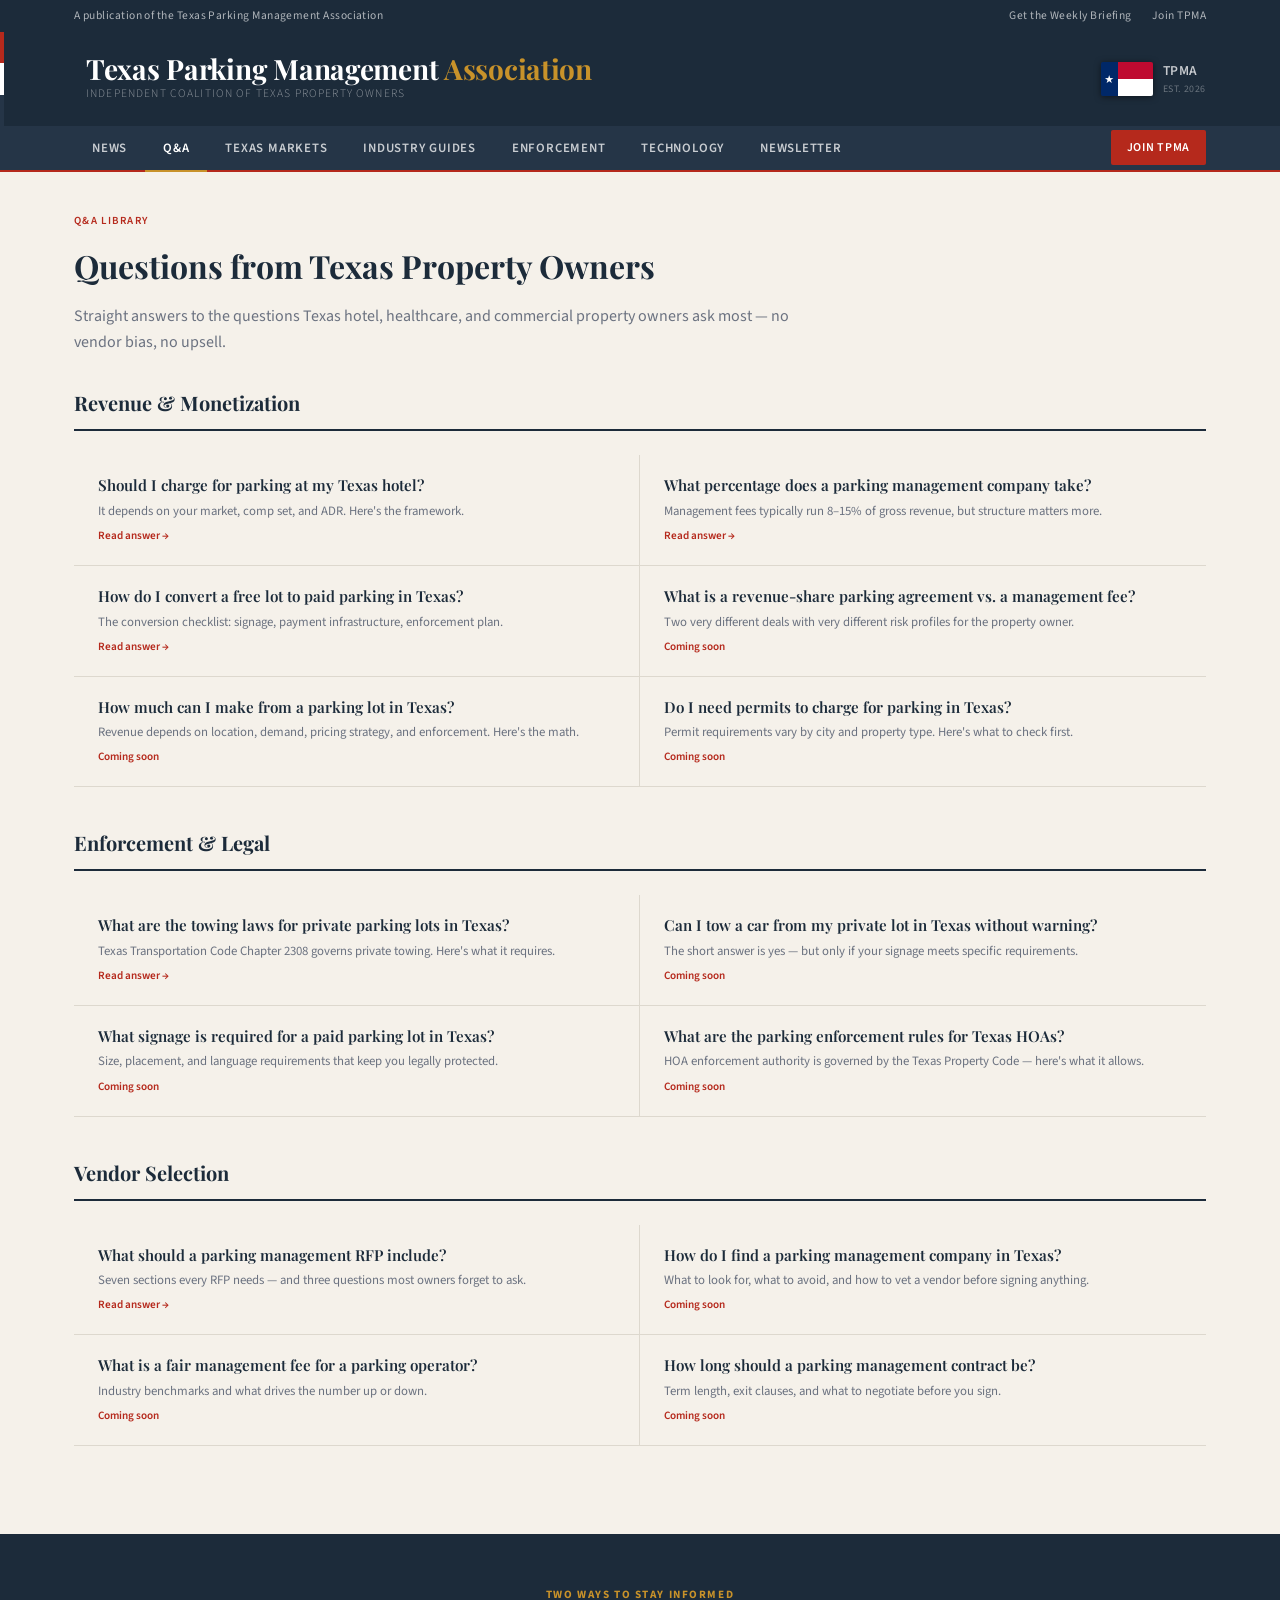
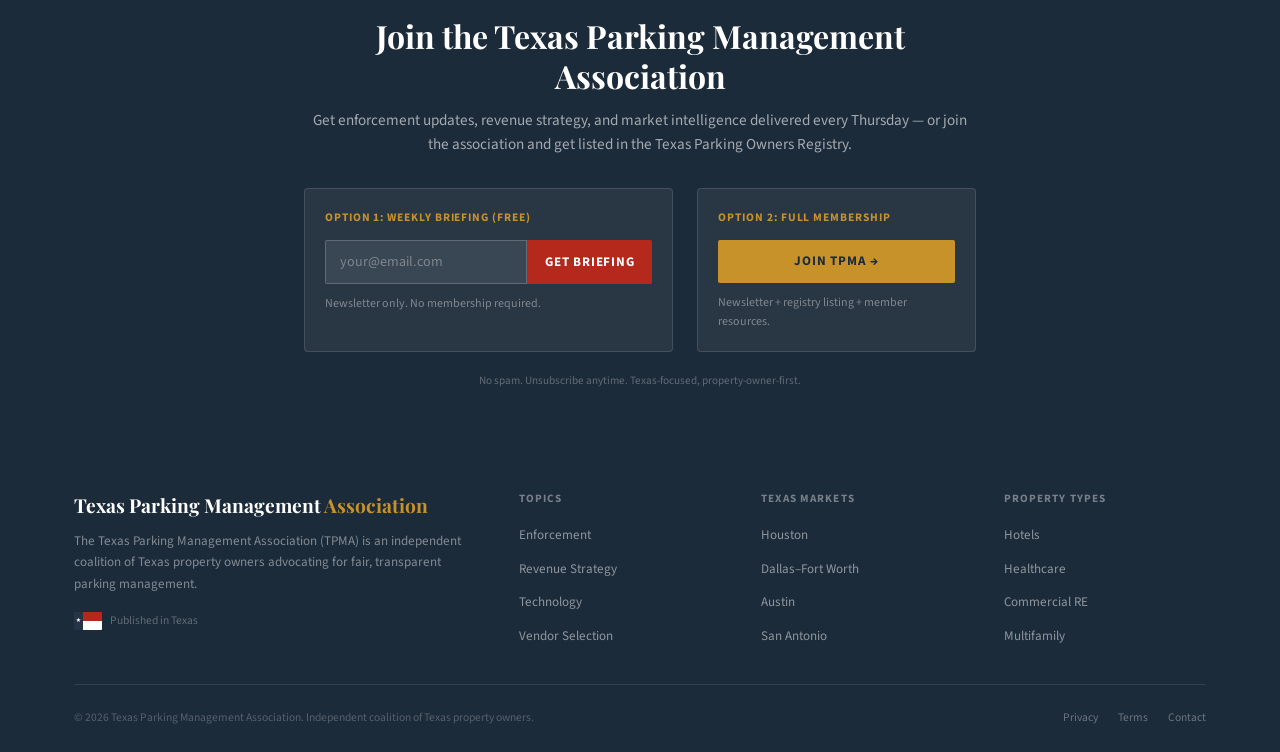
<file: qa/index.html>
<!DOCTYPE html>
<html lang="en">
<head>
  <meta charset="UTF-8" />
  <meta name="viewport" content="width=device-width, initial-scale=1.0" />
  <title>Q&A — Texas Parking Management Association (TPMA)</title>
  <meta name="description" content="Answers to the most common questions from Texas hotel, healthcare, and commercial property owners about parking management, enforcement, and revenue." />
  <link rel="preconnect" href="https://fonts.googleapis.com" />
  <link rel="preconnect" href="https://fonts.gstatic.com" crossorigin />
  <link href="https://fonts.googleapis.com/css2?family=Playfair+Display:ital,wght@0,400;0,600;0,700;1,400&family=Source+Sans+3:wght@300;400;500;600&display=swap" rel="stylesheet" />
  <link rel="stylesheet" href="../assets/css/main.css" />
</head>
<body>

  <div class="topbar">
    <div class="container">
      <span class="topbar-date">A publication of the Texas Parking Management Association</span>
      <div class="topbar-links">
        <a href="/#newsletter">Get the Weekly Briefing</a>
        <a href="/#join">Join TPMA</a>
      </div>
    </div>
  </div>

  <header>
    <div class="header-inner">
      <div class="logo-block">
        <a href="/" style="text-decoration:none;">
          <div class="logo-name">Texas Parking Management <span>Association</span></div>
          <div class="logo-tagline">Independent coalition of Texas property owners</div>
        </a>
      </div>
      <div class="tx-flag-badge">
        <div style="position:relative; width:52px; height:34px; border-radius:2px; overflow:hidden; box-shadow:0 1px 6px rgba(0,0,0,0.5);">
          <div style="position:absolute;left:0;top:0;bottom:0;width:17px;background:#002868;display:flex;align-items:center;justify-content:center;"><span style="color:#fff;font-size:11px;line-height:1;">★</span></div>
          <div style="position:absolute;left:17px;right:0;top:0;height:50%;background:#BF0A30;"></div>
          <div style="position:absolute;left:17px;right:0;bottom:0;height:50%;background:#fff;"></div>
        </div>
        <div style="display:flex;flex-direction:column;align-items:flex-start;">
          <span style="font-family:var(--font-sans);font-size:0.85rem;color:rgba(255,255,255,0.75);font-weight:600;letter-spacing:0.04em;">TPMA</span>
          <span style="font-family:var(--font-sans);font-size:0.62rem;color:rgba(255,255,255,0.35);letter-spacing:0.06em;text-transform:uppercase;">Est. 2026</span>
        </div>
      </div>
    </div>
  </header>

  <nav>
    <div class="nav-inner">
      <a href="/">News</a>
      <a href="/qa/" class="active">Q&amp;A</a>
      <a href="/#markets">Texas Markets</a>
      <a href="/#guides">Industry Guides</a>
      <a href="/#enforcement">Enforcement</a>
      <a href="/#technology">Technology</a>
      <a href="/#newsletter">Newsletter</a>
      <a href="/#join" class="nav-join">Join TPMA</a>
    </div>
  </nav>

  <div style="background:var(--parchment);padding:40px 0 0;">
    <div class="container">
      <div style="max-width:760px;">
        <div class="label" style="margin-bottom:10px;">Q&amp;A Library</div>
        <h1 style="font-family:var(--font-serif);font-size:2rem;font-weight:700;color:var(--navy);margin-bottom:12px;">Questions from Texas Property Owners</h1>
        <p style="font-size:1rem;color:var(--muted);line-height:1.65;margin-bottom:0;">Straight answers to the questions Texas hotel, healthcare, and commercial property owners ask most — no vendor bias, no upsell.</p>
      </div>
    </div>
  </div>

  <section class="qa-section" style="padding-top:32px;">
    <div class="container">
      <div class="section-header"><div class="section-title">Revenue &amp; Monetization</div></div>
      <div class="qa-grid" style="margin-bottom:40px;">
        <a href="/qa/should-i-charge-for-parking.html" class="qa-item">
          <div class="qa-q">Should I charge for parking at my Texas hotel?</div>
          <div class="qa-preview">It depends on your market, comp set, and ADR. Here's the framework.</div>
          <div class="qa-arrow">Read answer →</div>
        </a>
        <a href="/qa/parking-management-fees.html" class="qa-item">
          <div class="qa-q">What percentage does a parking management company take?</div>
          <div class="qa-preview">Management fees typically run 8–15% of gross revenue, but structure matters more.</div>
          <div class="qa-arrow">Read answer →</div>
        </a>
        <a href="/qa/convert-free-to-paid.html" class="qa-item">
          <div class="qa-q">How do I convert a free lot to paid parking in Texas?</div>
          <div class="qa-preview">The conversion checklist: signage, payment infrastructure, enforcement plan.</div>
          <div class="qa-arrow">Read answer →</div>
        </a>
        <div class="qa-item">
          <div class="qa-q">What is a revenue-share parking agreement vs. a management fee?</div>
          <div class="qa-preview">Two very different deals with very different risk profiles for the property owner.</div>
          <div class="qa-arrow">Coming soon</div>
        </div>
        <div class="qa-item">
          <div class="qa-q">How much can I make from a parking lot in Texas?</div>
          <div class="qa-preview">Revenue depends on location, demand, pricing strategy, and enforcement. Here's the math.</div>
          <div class="qa-arrow">Coming soon</div>
        </div>
        <div class="qa-item">
          <div class="qa-q">Do I need permits to charge for parking in Texas?</div>
          <div class="qa-preview">Permit requirements vary by city and property type. Here's what to check first.</div>
          <div class="qa-arrow">Coming soon</div>
        </div>
      </div>

      <div class="section-header"><div class="section-title">Enforcement &amp; Legal</div></div>
      <div class="qa-grid" style="margin-bottom:40px;">
        <a href="/qa/texas-towing-laws.html" class="qa-item">
          <div class="qa-q">What are the towing laws for private parking lots in Texas?</div>
          <div class="qa-preview">Texas Transportation Code Chapter 2308 governs private towing. Here's what it requires.</div>
          <div class="qa-arrow">Read answer →</div>
        </a>
        <div class="qa-item">
          <div class="qa-q">Can I tow a car from my private lot in Texas without warning?</div>
          <div class="qa-preview">The short answer is yes — but only if your signage meets specific requirements.</div>
          <div class="qa-arrow">Coming soon</div>
        </div>
        <div class="qa-item">
          <div class="qa-q">What signage is required for a paid parking lot in Texas?</div>
          <div class="qa-preview">Size, placement, and language requirements that keep you legally protected.</div>
          <div class="qa-arrow">Coming soon</div>
        </div>
        <div class="qa-item">
          <div class="qa-q">What are the parking enforcement rules for Texas HOAs?</div>
          <div class="qa-preview">HOA enforcement authority is governed by the Texas Property Code — here's what it allows.</div>
          <div class="qa-arrow">Coming soon</div>
        </div>
      </div>

      <div class="section-header"><div class="section-title">Vendor Selection</div></div>
      <div class="qa-grid" style="margin-bottom:40px;">
        <a href="/qa/parking-rfp-checklist.html" class="qa-item">
          <div class="qa-q">What should a parking management RFP include?</div>
          <div class="qa-preview">Seven sections every RFP needs — and three questions most owners forget to ask.</div>
          <div class="qa-arrow">Read answer →</div>
        </a>
        <div class="qa-item">
          <div class="qa-q">How do I find a parking management company in Texas?</div>
          <div class="qa-preview">What to look for, what to avoid, and how to vet a vendor before signing anything.</div>
          <div class="qa-arrow">Coming soon</div>
        </div>
        <div class="qa-item">
          <div class="qa-q">What is a fair management fee for a parking operator?</div>
          <div class="qa-preview">Industry benchmarks and what drives the number up or down.</div>
          <div class="qa-arrow">Coming soon</div>
        </div>
        <div class="qa-item">
          <div class="qa-q">How long should a parking management contract be?</div>
          <div class="qa-preview">Term length, exit clauses, and what to negotiate before you sign.</div>
          <div class="qa-arrow">Coming soon</div>
        </div>
      </div>
    </div>
  </section>

  <section class="newsletter-band" id="newsletter">
    <div class="newsletter-inner">
      <div class="nl-eyebrow">Two Ways to Stay Informed</div>
      <h2 class="nl-headline">Join the Texas Parking Management Association</h2>
      <p class="nl-sub">Get enforcement updates, revenue strategy, and market intelligence delivered every Thursday — or join the association and get listed in the Texas Parking Owners Registry.</p>
      <div class="nl-two-track">
        <div class="nl-track">
          <div class="nl-track-label">Option 1: Weekly Briefing (Free)</div>
          <form class="nl-form" onsubmit="return false;">
            <input class="nl-input" type="email" placeholder="your@email.com" />
            <button class="nl-btn" type="submit">Get Briefing</button>
          </form>
          <div class="nl-track-desc">Newsletter only. No membership required.</div>
        </div>
        <div class="nl-track">
          <div class="nl-track-label">Option 2: Full Membership</div>
          <a href="/#join" class="nl-btn-join">Join TPMA →</a>
          <div class="nl-track-desc">Newsletter + registry listing + member resources.</div>
        </div>
      </div>
      <div class="nl-fine">No spam. Unsubscribe anytime. Texas-focused, property-owner-first.</div>
    </div>
  </section>

  <footer>
    <div class="footer-inner">
      <div class="footer-top">
        <div class="footer-brand">
          <div class="footer-logo">Texas Parking Management <span>Association</span></div>
          <div class="footer-desc">The Texas Parking Management Association (TPMA) is an independent coalition of Texas property owners advocating for fair, transparent parking management.</div>
          <div class="footer-tx-flag">
            <div class="footer-flag-icon"><div class="ffi-left"></div><div class="ffi-right"><div class="ffi-rt"></div><div class="ffi-rb"></div></div></div>
            <span>Published in Texas</span>
          </div>
        </div>
        <div>
          <div class="footer-col-title">Topics</div>
          <ul class="footer-links">
            <li><a href="#">Enforcement</a></li>
            <li><a href="#">Revenue Strategy</a></li>
            <li><a href="#">Technology</a></li>
            <li><a href="#">Vendor Selection</a></li>
          </ul>
        </div>
        <div>
          <div class="footer-col-title">Texas Markets</div>
          <ul class="footer-links">
            <li><a href="#">Houston</a></li>
            <li><a href="#">Dallas–Fort Worth</a></li>
            <li><a href="#">Austin</a></li>
            <li><a href="#">San Antonio</a></li>
          </ul>
        </div>
        <div>
          <div class="footer-col-title">Property Types</div>
          <ul class="footer-links">
            <li><a href="#">Hotels</a></li>
            <li><a href="#">Healthcare</a></li>
            <li><a href="#">Commercial RE</a></li>
            <li><a href="#">Multifamily</a></li>
          </ul>
        </div>
      </div>
      <div class="footer-bottom">
        <span>© 2026 Texas Parking Management Association. Independent coalition of Texas property owners.</span>
        <div style="display:flex;gap:20px;"><a href="#">Privacy</a><a href="#">Terms</a><a href="mailto:info@texasparkingmanagement.com">Contact</a></div>
      </div>
    </div>
  </footer>

</body>
</html>
</file>
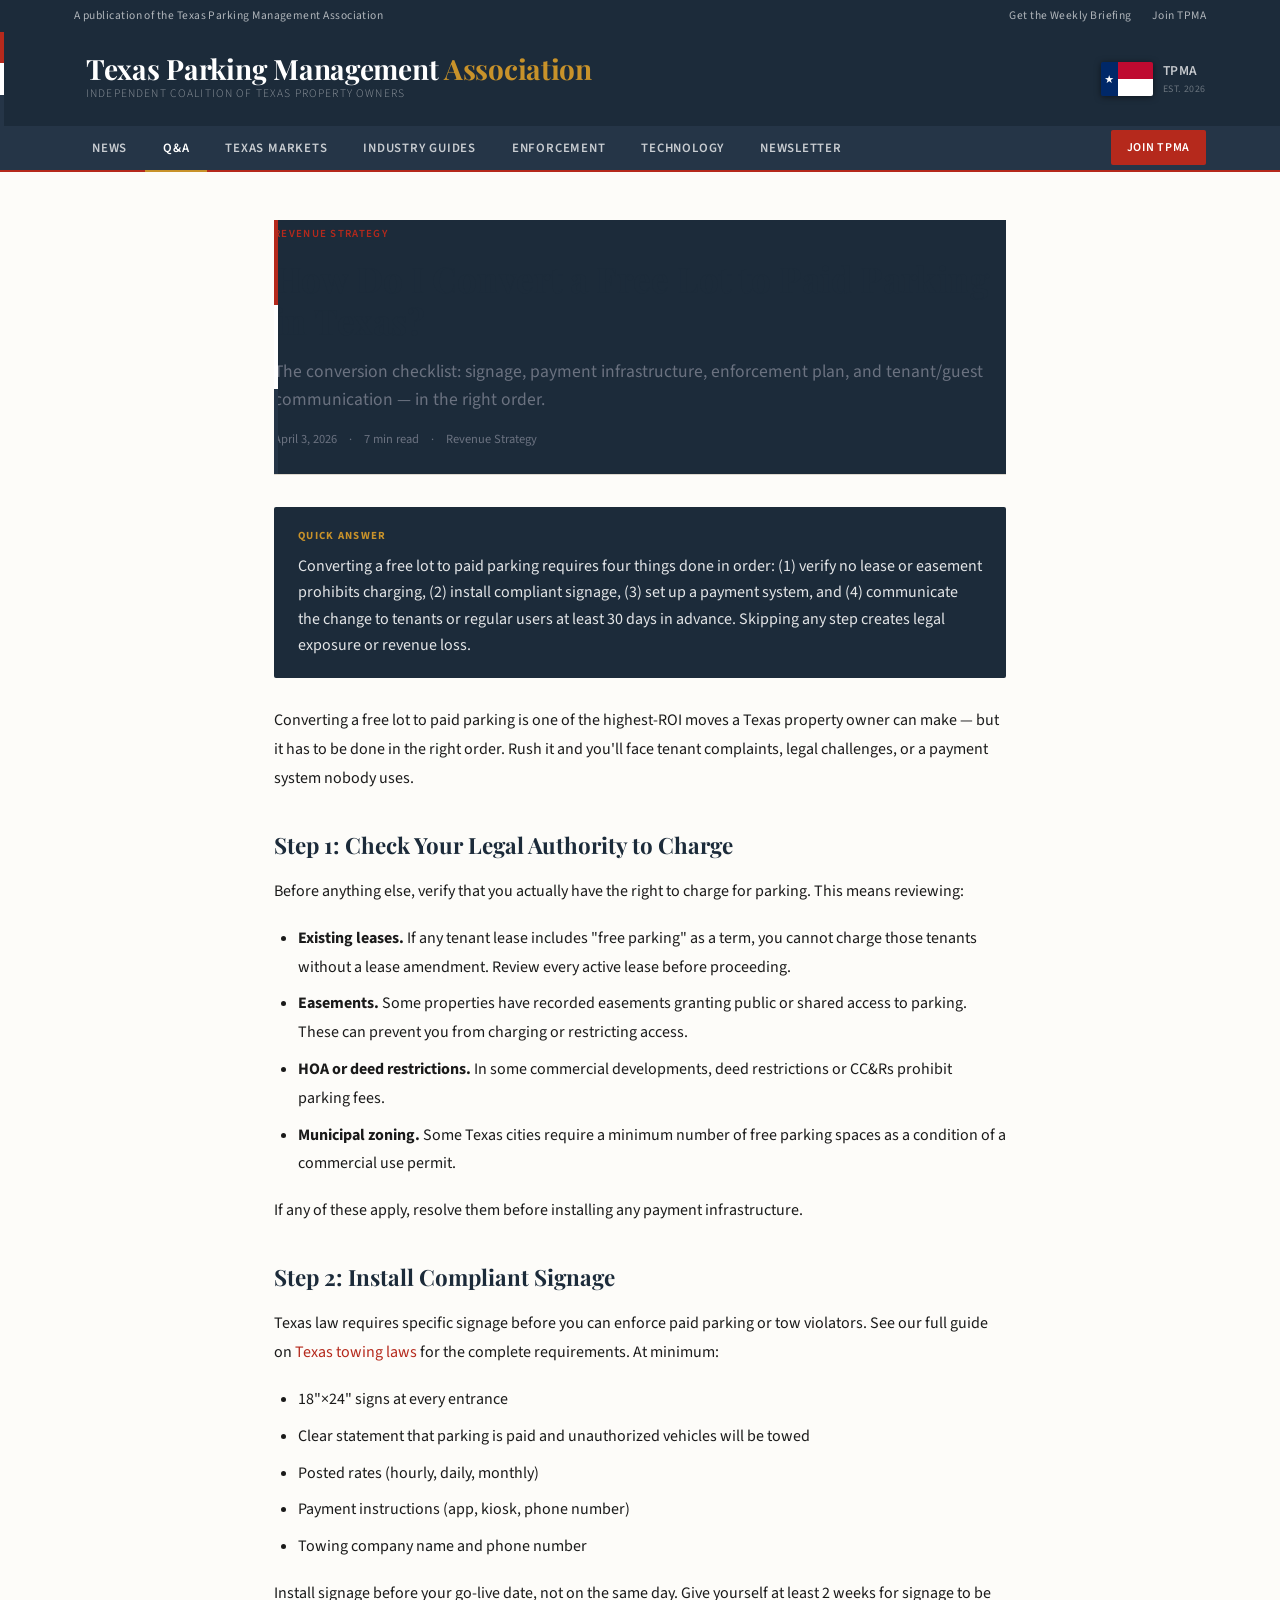
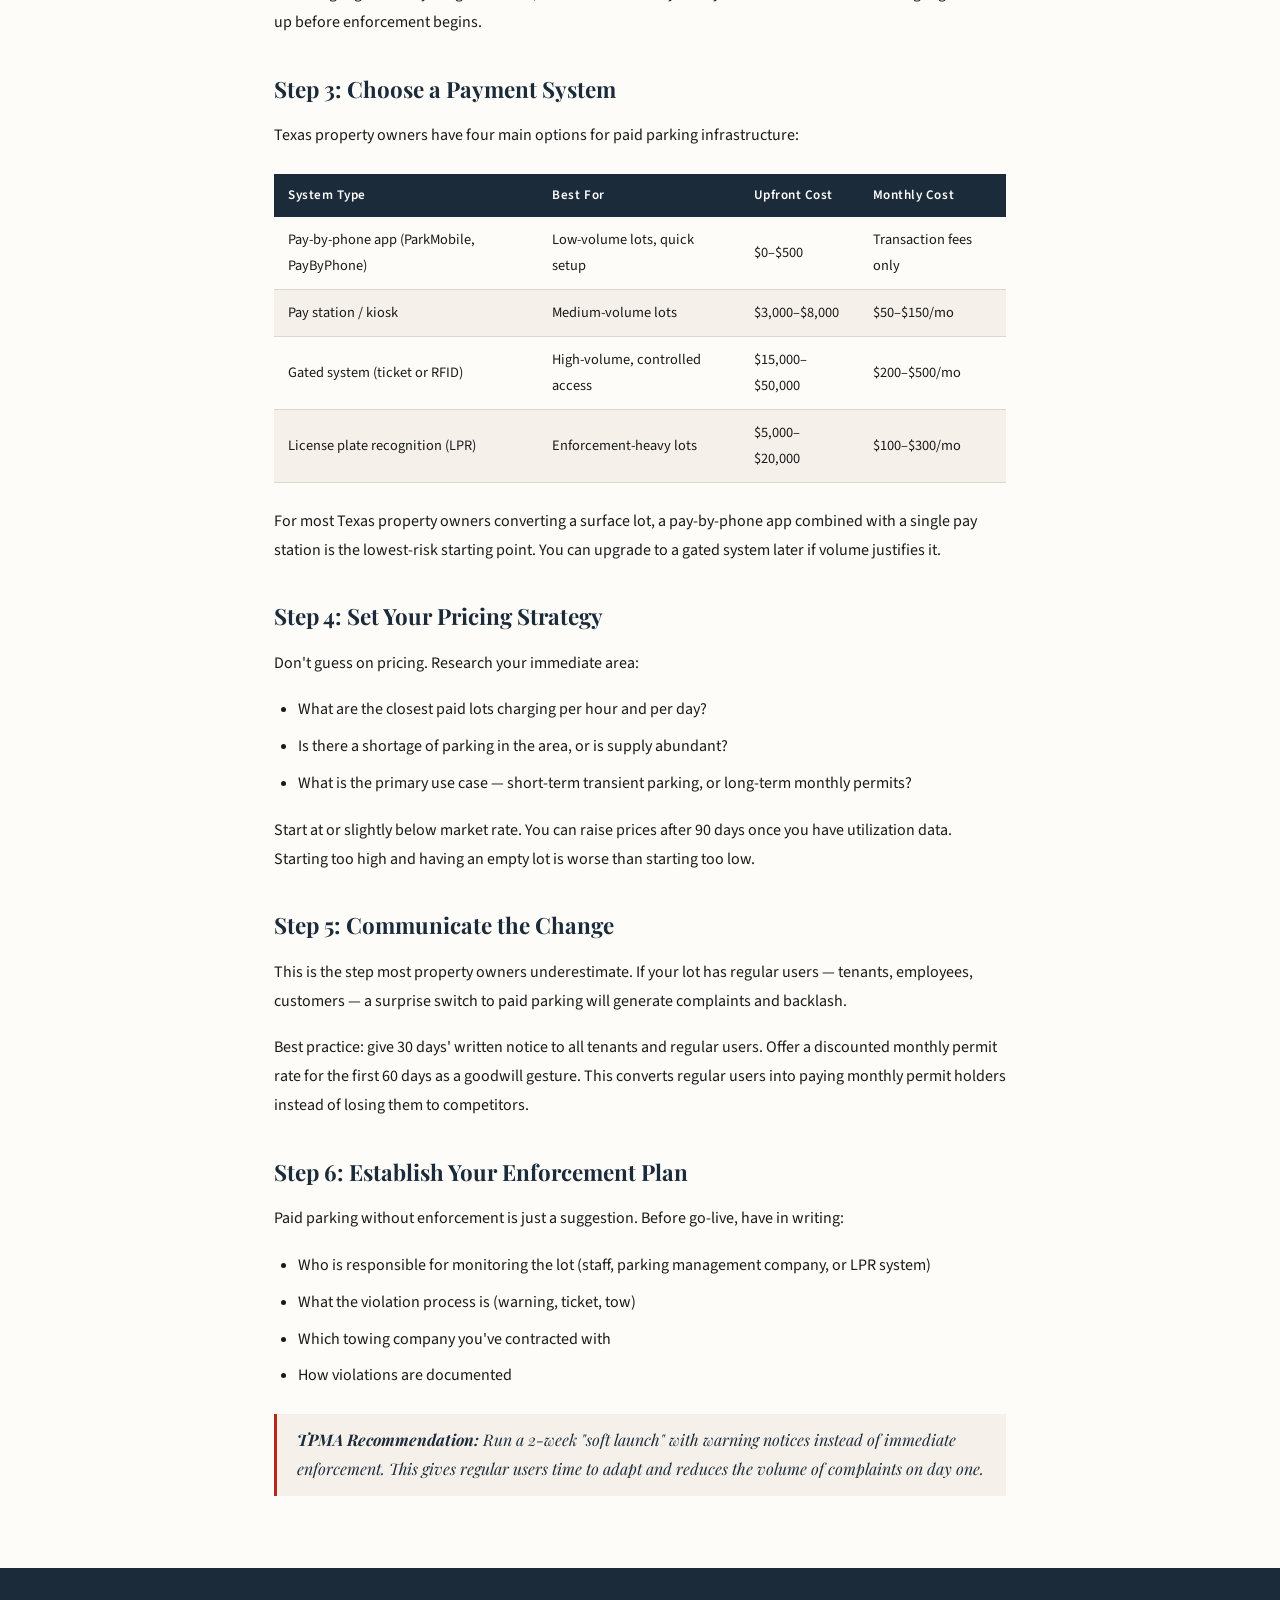
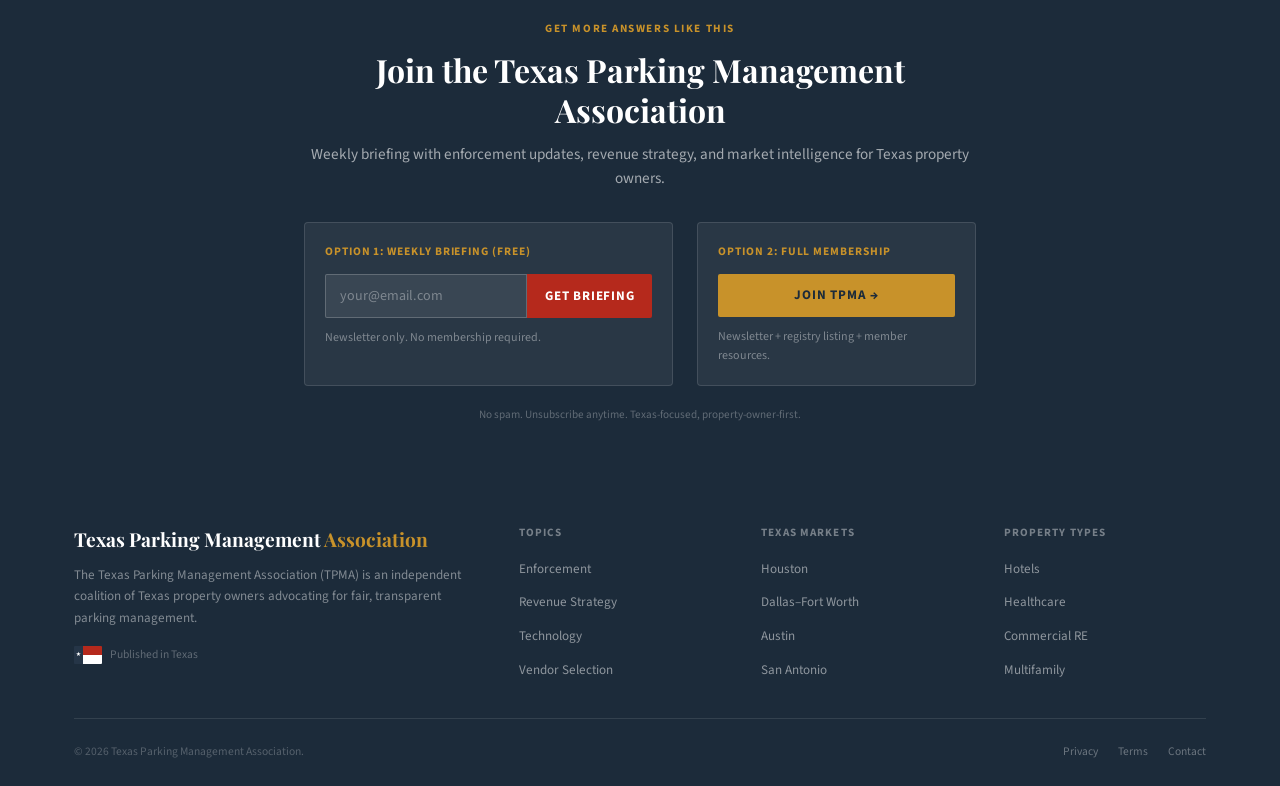
<file: qa/convert-free-to-paid.html>
<!DOCTYPE html>
<html lang="en">
<head>
  <meta charset="UTF-8" />
  <meta name="viewport" content="width=device-width, initial-scale=1.0" />
  <title>How to Convert a Free Lot to Paid Parking in Texas — TPMA</title>
  <meta name="description" content="The conversion checklist for Texas property owners: signage, payment infrastructure, enforcement plan, and tenant communication. From the Texas Parking Management Association." />
  <link rel="preconnect" href="https://fonts.googleapis.com" />
  <link rel="preconnect" href="https://fonts.gstatic.com" crossorigin />
  <link href="https://fonts.googleapis.com/css2?family=Playfair+Display:ital,wght@0,400;0,600;0,700;1,400&family=Source+Sans+3:wght@300;400;500;600&display=swap" rel="stylesheet" />
  <link rel="stylesheet" href="../assets/css/main.css" />
</head>
<body>
  <div class="topbar"><div class="container"><span class="topbar-date">A publication of the Texas Parking Management Association</span><div class="topbar-links"><a href="/#newsletter">Get the Weekly Briefing</a><a href="/#join">Join TPMA</a></div></div></div>
  <header><div class="header-inner"><div class="logo-block"><a href="/" style="text-decoration:none;"><div class="logo-name">Texas Parking Management <span>Association</span></div><div class="logo-tagline">Independent coalition of Texas property owners</div></a></div><div class="tx-flag-badge"><div style="position:relative;width:52px;height:34px;border-radius:2px;overflow:hidden;box-shadow:0 1px 6px rgba(0,0,0,0.5);"><div style="position:absolute;left:0;top:0;bottom:0;width:17px;background:#002868;display:flex;align-items:center;justify-content:center;"><span style="color:#fff;font-size:11px;line-height:1;">★</span></div><div style="position:absolute;left:17px;right:0;top:0;height:50%;background:#BF0A30;"></div><div style="position:absolute;left:17px;right:0;bottom:0;height:50%;background:#fff;"></div></div><div style="display:flex;flex-direction:column;align-items:flex-start;"><span style="font-family:var(--font-sans);font-size:0.85rem;color:rgba(255,255,255,0.75);font-weight:600;letter-spacing:0.04em;">TPMA</span><span style="font-family:var(--font-sans);font-size:0.62rem;color:rgba(255,255,255,0.35);letter-spacing:0.06em;text-transform:uppercase;">Est. 2026</span></div></div></div></header>
  <nav><div class="nav-inner"><a href="/">News</a><a href="/qa/" class="active">Q&amp;A</a><a href="/#markets">Texas Markets</a><a href="/#guides">Industry Guides</a><a href="/#enforcement">Enforcement</a><a href="/#technology">Technology</a><a href="/#newsletter">Newsletter</a><a href="/#join" class="nav-join">Join TPMA</a></div></nav>

  <article class="article-page">
    <header class="article-header">
      <div class="article-category"><span class="label">Revenue Strategy</span></div>
      <h1 class="article-headline">How Do I Convert a Free Lot to Paid Parking in Texas?</h1>
      <div class="article-dek">The conversion checklist: signage, payment infrastructure, enforcement plan, and tenant/guest communication — in the right order.</div>
      <div class="article-meta"><span>April 3, 2026</span><span>·</span><span>7 min read</span><span>·</span><span>Revenue Strategy</span></div>
    </header>

    <div class="answer-box">
      <div class="answer-label">Quick Answer</div>
      <p>Converting a free lot to paid parking requires four things done in order: (1) verify no lease or easement prohibits charging, (2) install compliant signage, (3) set up a payment system, and (4) communicate the change to tenants or regular users at least 30 days in advance. Skipping any step creates legal exposure or revenue loss.</p>
    </div>

    <div class="article-body">
      <p>Converting a free lot to paid parking is one of the highest-ROI moves a Texas property owner can make — but it has to be done in the right order. Rush it and you'll face tenant complaints, legal challenges, or a payment system nobody uses.</p>

      <h2>Step 1: Check Your Legal Authority to Charge</h2>

      <p>Before anything else, verify that you actually have the right to charge for parking. This means reviewing:</p>

      <ul>
        <li><strong>Existing leases.</strong> If any tenant lease includes "free parking" as a term, you cannot charge those tenants without a lease amendment. Review every active lease before proceeding.</li>
        <li><strong>Easements.</strong> Some properties have recorded easements granting public or shared access to parking. These can prevent you from charging or restricting access.</li>
        <li><strong>HOA or deed restrictions.</strong> In some commercial developments, deed restrictions or CC&Rs prohibit parking fees.</li>
        <li><strong>Municipal zoning.</strong> Some Texas cities require a minimum number of free parking spaces as a condition of a commercial use permit.</li>
      </ul>

      <p>If any of these apply, resolve them before installing any payment infrastructure.</p>

      <h2>Step 2: Install Compliant Signage</h2>

      <p>Texas law requires specific signage before you can enforce paid parking or tow violators. See our full guide on <a href="/qa/texas-towing-laws.html" style="color:var(--red);">Texas towing laws</a> for the complete requirements. At minimum:</p>

      <ul>
        <li>18"×24" signs at every entrance</li>
        <li>Clear statement that parking is paid and unauthorized vehicles will be towed</li>
        <li>Posted rates (hourly, daily, monthly)</li>
        <li>Payment instructions (app, kiosk, phone number)</li>
        <li>Towing company name and phone number</li>
      </ul>

      <p>Install signage before your go-live date, not on the same day. Give yourself at least 2 weeks for signage to be up before enforcement begins.</p>

      <h2>Step 3: Choose a Payment System</h2>

      <p>Texas property owners have four main options for paid parking infrastructure:</p>

      <table>
        <thead>
          <tr><th>System Type</th><th>Best For</th><th>Upfront Cost</th><th>Monthly Cost</th></tr>
        </thead>
        <tbody>
          <tr><td>Pay-by-phone app (ParkMobile, PayByPhone)</td><td>Low-volume lots, quick setup</td><td>$0–$500</td><td>Transaction fees only</td></tr>
          <tr><td>Pay station / kiosk</td><td>Medium-volume lots</td><td>$3,000–$8,000</td><td>$50–$150/mo</td></tr>
          <tr><td>Gated system (ticket or RFID)</td><td>High-volume, controlled access</td><td>$15,000–$50,000</td><td>$200–$500/mo</td></tr>
          <tr><td>License plate recognition (LPR)</td><td>Enforcement-heavy lots</td><td>$5,000–$20,000</td><td>$100–$300/mo</td></tr>
        </tbody>
      </table>

      <p>For most Texas property owners converting a surface lot, a pay-by-phone app combined with a single pay station is the lowest-risk starting point. You can upgrade to a gated system later if volume justifies it.</p>

      <h2>Step 4: Set Your Pricing Strategy</h2>

      <p>Don't guess on pricing. Research your immediate area:</p>

      <ul>
        <li>What are the closest paid lots charging per hour and per day?</li>
        <li>Is there a shortage of parking in the area, or is supply abundant?</li>
        <li>What is the primary use case — short-term transient parking, or long-term monthly permits?</li>
      </ul>

      <p>Start at or slightly below market rate. You can raise prices after 90 days once you have utilization data. Starting too high and having an empty lot is worse than starting too low.</p>

      <h2>Step 5: Communicate the Change</h2>

      <p>This is the step most property owners underestimate. If your lot has regular users — tenants, employees, customers — a surprise switch to paid parking will generate complaints and backlash.</p>

      <p>Best practice: give 30 days' written notice to all tenants and regular users. Offer a discounted monthly permit rate for the first 60 days as a goodwill gesture. This converts regular users into paying monthly permit holders instead of losing them to competitors.</p>

      <h2>Step 6: Establish Your Enforcement Plan</h2>

      <p>Paid parking without enforcement is just a suggestion. Before go-live, have in writing:</p>

      <ul>
        <li>Who is responsible for monitoring the lot (staff, parking management company, or LPR system)</li>
        <li>What the violation process is (warning, ticket, tow)</li>
        <li>Which towing company you've contracted with</li>
        <li>How violations are documented</li>
      </ul>

      <blockquote>
        <strong>TPMA Recommendation:</strong> Run a 2-week "soft launch" with warning notices instead of immediate enforcement. This gives regular users time to adapt and reduces the volume of complaints on day one.
      </blockquote>

    </div>
  </article>

  <section class="newsletter-band" id="newsletter">
    <div class="newsletter-inner">
      <div class="nl-eyebrow">Get More Answers Like This</div>
      <h2 class="nl-headline">Join the Texas Parking Management Association</h2>
      <p class="nl-sub">Weekly briefing with enforcement updates, revenue strategy, and market intelligence for Texas property owners.</p>
      <div class="nl-two-track">
        <div class="nl-track"><div class="nl-track-label">Option 1: Weekly Briefing (Free)</div><form class="nl-form" onsubmit="return false;"><input class="nl-input" type="email" placeholder="your@email.com" /><button class="nl-btn" type="submit">Get Briefing</button></form><div class="nl-track-desc">Newsletter only. No membership required.</div></div>
        <div class="nl-track"><div class="nl-track-label">Option 2: Full Membership</div><a href="/#join" class="nl-btn-join">Join TPMA →</a><div class="nl-track-desc">Newsletter + registry listing + member resources.</div></div>
      </div>
      <div class="nl-fine">No spam. Unsubscribe anytime. Texas-focused, property-owner-first.</div>
    </div>
  </section>

  <footer><div class="footer-inner"><div class="footer-top"><div class="footer-brand"><div class="footer-logo">Texas Parking Management <span>Association</span></div><div class="footer-desc">The Texas Parking Management Association (TPMA) is an independent coalition of Texas property owners advocating for fair, transparent parking management.</div><div class="footer-tx-flag"><div class="footer-flag-icon"><div class="ffi-left"></div><div class="ffi-right"><div class="ffi-rt"></div><div class="ffi-rb"></div></div></div><span>Published in Texas</span></div></div><div><div class="footer-col-title">Topics</div><ul class="footer-links"><li><a href="#">Enforcement</a></li><li><a href="#">Revenue Strategy</a></li><li><a href="#">Technology</a></li><li><a href="#">Vendor Selection</a></li></ul></div><div><div class="footer-col-title">Texas Markets</div><ul class="footer-links"><li><a href="#">Houston</a></li><li><a href="#">Dallas–Fort Worth</a></li><li><a href="#">Austin</a></li><li><a href="#">San Antonio</a></li></ul></div><div><div class="footer-col-title">Property Types</div><ul class="footer-links"><li><a href="#">Hotels</a></li><li><a href="#">Healthcare</a></li><li><a href="#">Commercial RE</a></li><li><a href="#">Multifamily</a></li></ul></div></div><div class="footer-bottom"><span>© 2026 Texas Parking Management Association.</span><div style="display:flex;gap:20px;"><a href="#">Privacy</a><a href="#">Terms</a><a href="mailto:info@texasparkingmanagement.com">Contact</a></div></div></div></footer>
</body>
</html>
</file>
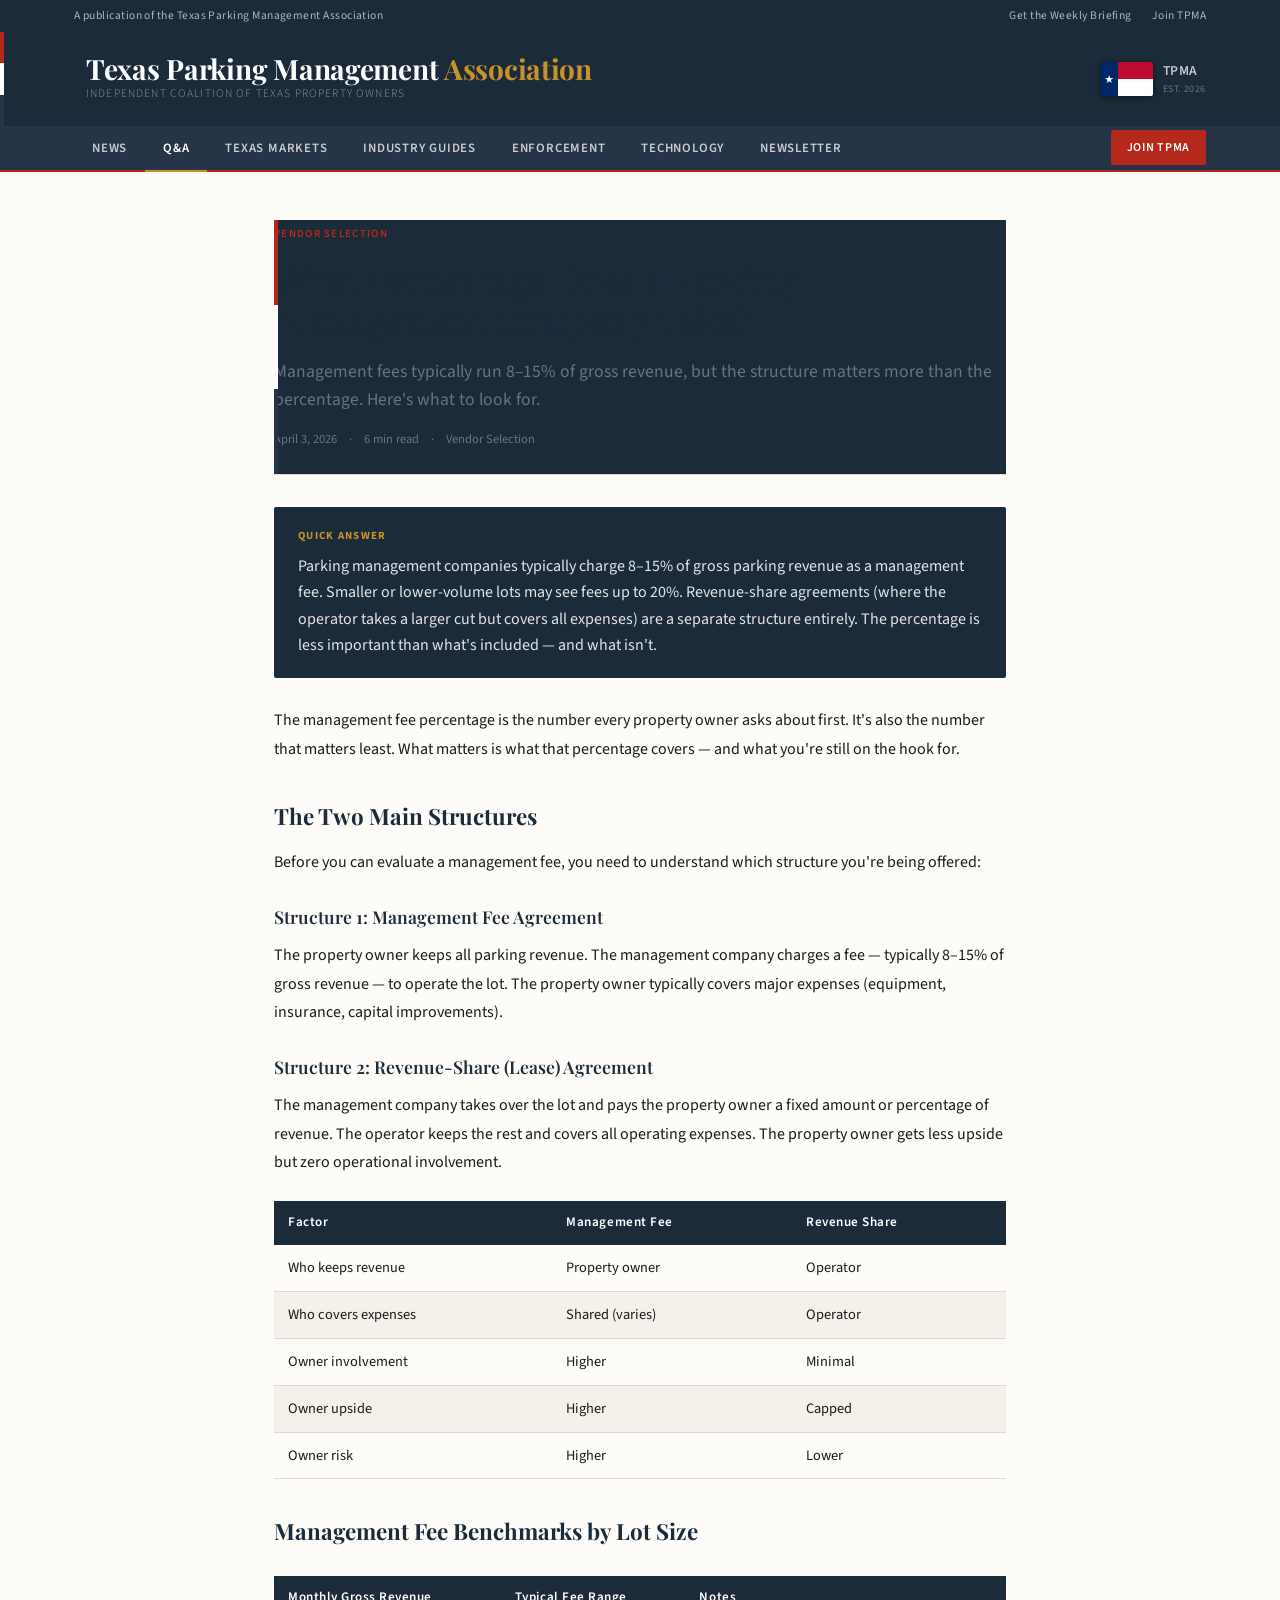
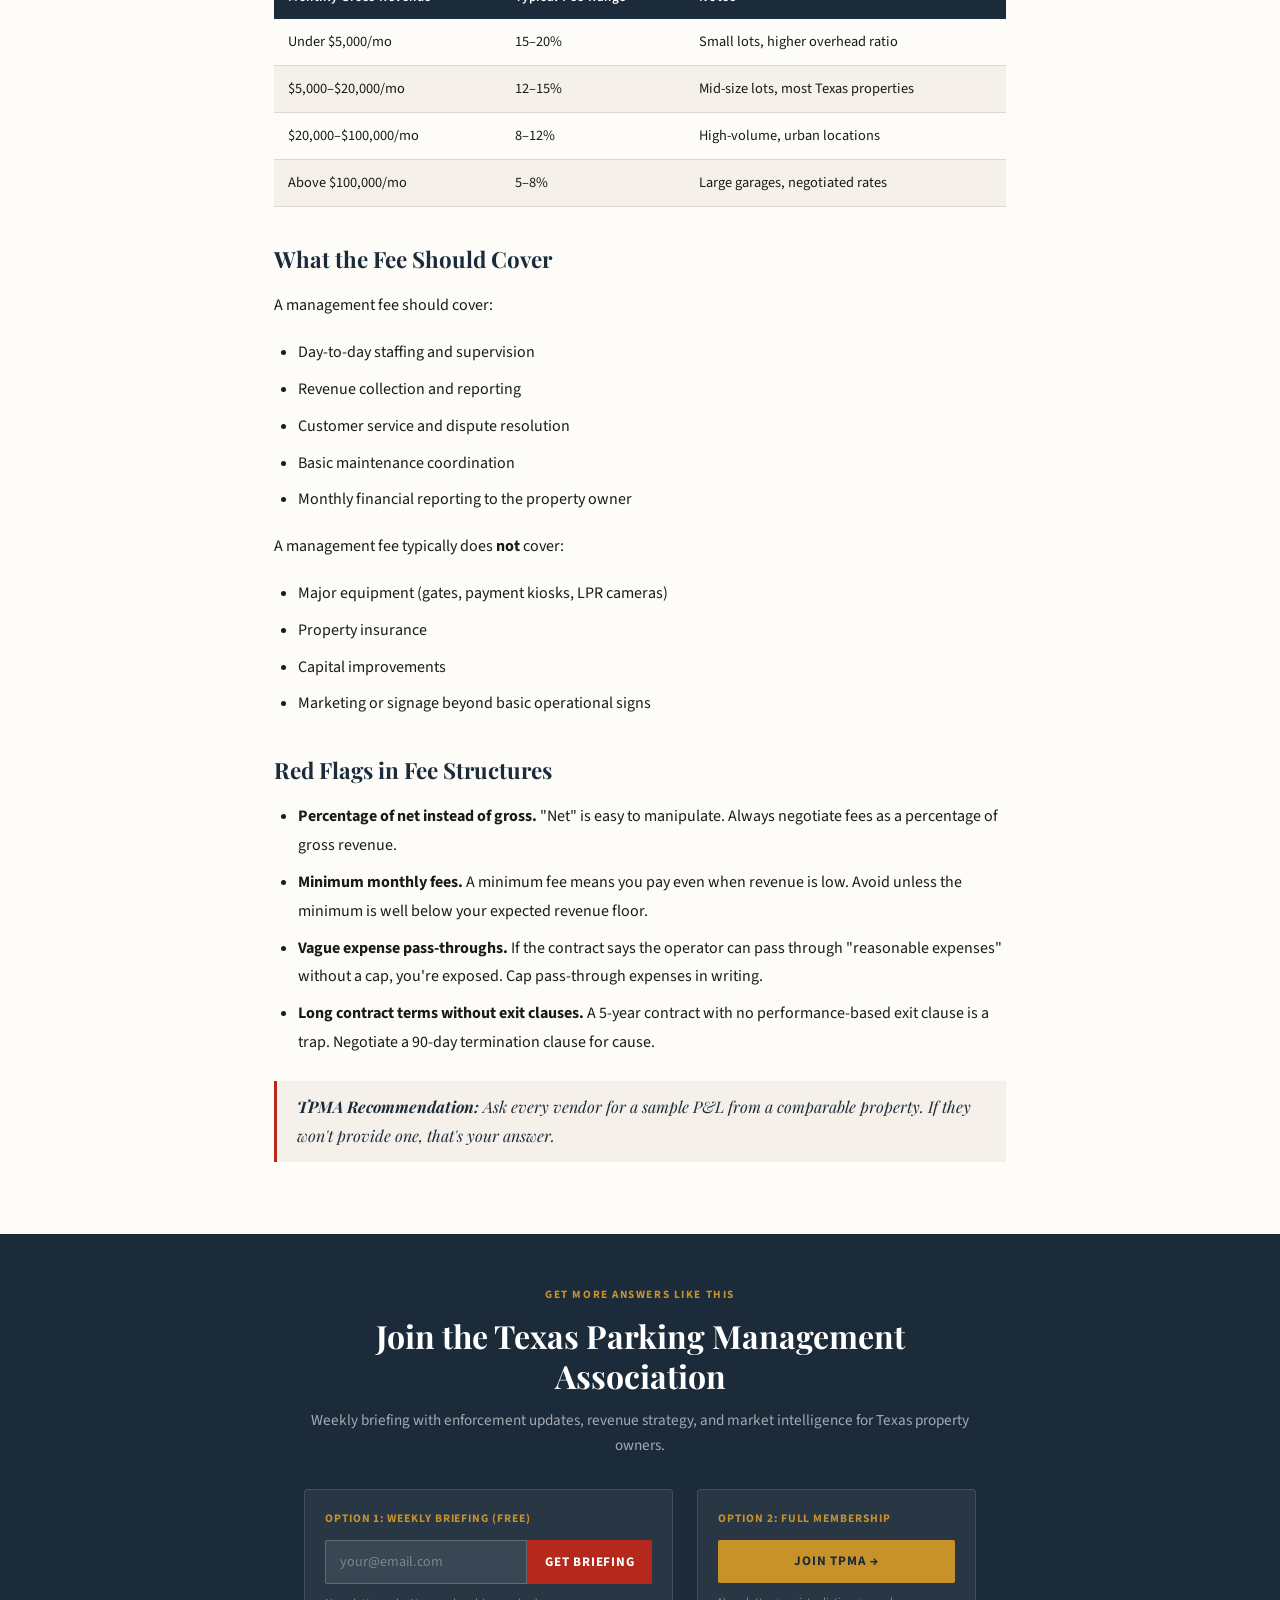
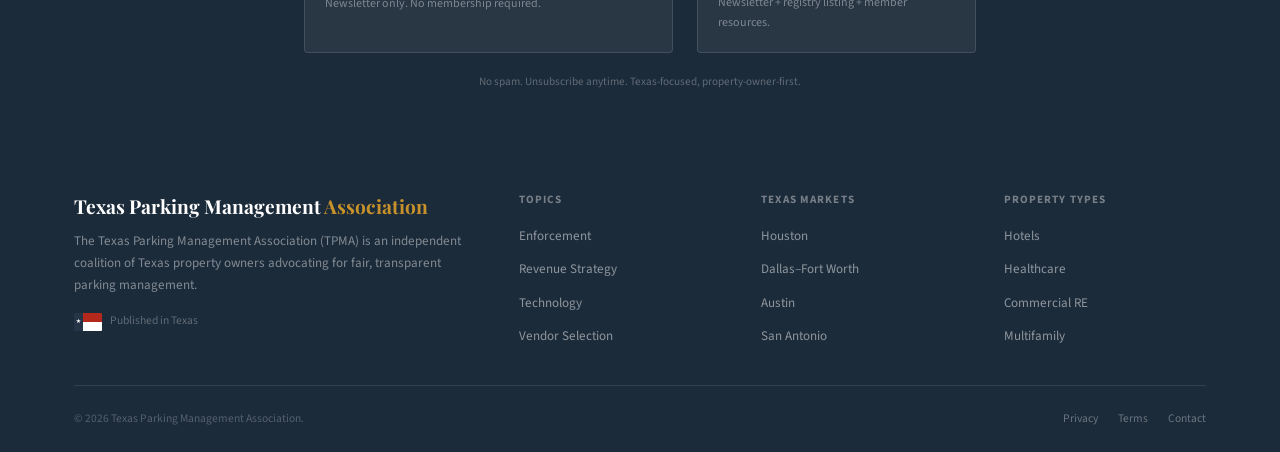
<file: qa/parking-management-fees.html>
<!DOCTYPE html>
<html lang="en">
<head>
  <meta charset="UTF-8" />
  <meta name="viewport" content="width=device-width, initial-scale=1.0" />
  <title>What Percentage Does a Parking Management Company Take? — TPMA</title>
  <meta name="description" content="Parking management fees typically run 8–15% of gross revenue, but the structure matters more than the percentage. Here's the breakdown from TPMA." />
  <link rel="preconnect" href="https://fonts.googleapis.com" />
  <link rel="preconnect" href="https://fonts.gstatic.com" crossorigin />
  <link href="https://fonts.googleapis.com/css2?family=Playfair+Display:ital,wght@0,400;0,600;0,700;1,400&family=Source+Sans+3:wght@300;400;500;600&display=swap" rel="stylesheet" />
  <link rel="stylesheet" href="../assets/css/main.css" />
</head>
<body>
  <div class="topbar"><div class="container"><span class="topbar-date">A publication of the Texas Parking Management Association</span><div class="topbar-links"><a href="/#newsletter">Get the Weekly Briefing</a><a href="/#join">Join TPMA</a></div></div></div>
  <header>
    <div class="header-inner">
      <div class="logo-block"><a href="/" style="text-decoration:none;"><div class="logo-name">Texas Parking Management <span>Association</span></div><div class="logo-tagline">Independent coalition of Texas property owners</div></a></div>
      <div class="tx-flag-badge"><div style="position:relative;width:52px;height:34px;border-radius:2px;overflow:hidden;box-shadow:0 1px 6px rgba(0,0,0,0.5);"><div style="position:absolute;left:0;top:0;bottom:0;width:17px;background:#002868;display:flex;align-items:center;justify-content:center;"><span style="color:#fff;font-size:11px;line-height:1;">★</span></div><div style="position:absolute;left:17px;right:0;top:0;height:50%;background:#BF0A30;"></div><div style="position:absolute;left:17px;right:0;bottom:0;height:50%;background:#fff;"></div></div><div style="display:flex;flex-direction:column;align-items:flex-start;"><span style="font-family:var(--font-sans);font-size:0.85rem;color:rgba(255,255,255,0.75);font-weight:600;letter-spacing:0.04em;">TPMA</span><span style="font-family:var(--font-sans);font-size:0.62rem;color:rgba(255,255,255,0.35);letter-spacing:0.06em;text-transform:uppercase;">Est. 2026</span></div></div>
    </div>
  </header>
  <nav><div class="nav-inner"><a href="/">News</a><a href="/qa/" class="active">Q&amp;A</a><a href="/#markets">Texas Markets</a><a href="/#guides">Industry Guides</a><a href="/#enforcement">Enforcement</a><a href="/#technology">Technology</a><a href="/#newsletter">Newsletter</a><a href="/#join" class="nav-join">Join TPMA</a></div></nav>

  <article class="article-page">
    <header class="article-header">
      <div class="article-category"><span class="label">Vendor Selection</span></div>
      <h1 class="article-headline">What Percentage Does a Parking Management Company Take?</h1>
      <div class="article-dek">Management fees typically run 8–15% of gross revenue, but the structure matters more than the percentage. Here's what to look for.</div>
      <div class="article-meta"><span>April 3, 2026</span><span>·</span><span>6 min read</span><span>·</span><span>Vendor Selection</span></div>
    </header>

    <div class="answer-box">
      <div class="answer-label">Quick Answer</div>
      <p>Parking management companies typically charge 8–15% of gross parking revenue as a management fee. Smaller or lower-volume lots may see fees up to 20%. Revenue-share agreements (where the operator takes a larger cut but covers all expenses) are a separate structure entirely. The percentage is less important than what's included — and what isn't.</p>
    </div>

    <div class="article-body">
      <p>The management fee percentage is the number every property owner asks about first. It's also the number that matters least. What matters is what that percentage covers — and what you're still on the hook for.</p>

      <h2>The Two Main Structures</h2>

      <p>Before you can evaluate a management fee, you need to understand which structure you're being offered:</p>

      <h3>Structure 1: Management Fee Agreement</h3>
      <p>The property owner keeps all parking revenue. The management company charges a fee — typically 8–15% of gross revenue — to operate the lot. The property owner typically covers major expenses (equipment, insurance, capital improvements).</p>

      <h3>Structure 2: Revenue-Share (Lease) Agreement</h3>
      <p>The management company takes over the lot and pays the property owner a fixed amount or percentage of revenue. The operator keeps the rest and covers all operating expenses. The property owner gets less upside but zero operational involvement.</p>

      <table>
        <thead>
          <tr><th>Factor</th><th>Management Fee</th><th>Revenue Share</th></tr>
        </thead>
        <tbody>
          <tr><td>Who keeps revenue</td><td>Property owner</td><td>Operator</td></tr>
          <tr><td>Who covers expenses</td><td>Shared (varies)</td><td>Operator</td></tr>
          <tr><td>Owner involvement</td><td>Higher</td><td>Minimal</td></tr>
          <tr><td>Owner upside</td><td>Higher</td><td>Capped</td></tr>
          <tr><td>Owner risk</td><td>Higher</td><td>Lower</td></tr>
        </tbody>
      </table>

      <h2>Management Fee Benchmarks by Lot Size</h2>

      <table>
        <thead>
          <tr><th>Monthly Gross Revenue</th><th>Typical Fee Range</th><th>Notes</th></tr>
        </thead>
        <tbody>
          <tr><td>Under $5,000/mo</td><td>15–20%</td><td>Small lots, higher overhead ratio</td></tr>
          <tr><td>$5,000–$20,000/mo</td><td>12–15%</td><td>Mid-size lots, most Texas properties</td></tr>
          <tr><td>$20,000–$100,000/mo</td><td>8–12%</td><td>High-volume, urban locations</td></tr>
          <tr><td>Above $100,000/mo</td><td>5–8%</td><td>Large garages, negotiated rates</td></tr>
        </tbody>
      </table>

      <h2>What the Fee Should Cover</h2>

      <p>A management fee should cover:</p>
      <ul>
        <li>Day-to-day staffing and supervision</li>
        <li>Revenue collection and reporting</li>
        <li>Customer service and dispute resolution</li>
        <li>Basic maintenance coordination</li>
        <li>Monthly financial reporting to the property owner</li>
      </ul>

      <p>A management fee typically does <strong>not</strong> cover:</p>
      <ul>
        <li>Major equipment (gates, payment kiosks, LPR cameras)</li>
        <li>Property insurance</li>
        <li>Capital improvements</li>
        <li>Marketing or signage beyond basic operational signs</li>
      </ul>

      <h2>Red Flags in Fee Structures</h2>

      <ul>
        <li><strong>Percentage of net instead of gross.</strong> "Net" is easy to manipulate. Always negotiate fees as a percentage of gross revenue.</li>
        <li><strong>Minimum monthly fees.</strong> A minimum fee means you pay even when revenue is low. Avoid unless the minimum is well below your expected revenue floor.</li>
        <li><strong>Vague expense pass-throughs.</strong> If the contract says the operator can pass through "reasonable expenses" without a cap, you're exposed. Cap pass-through expenses in writing.</li>
        <li><strong>Long contract terms without exit clauses.</strong> A 5-year contract with no performance-based exit clause is a trap. Negotiate a 90-day termination clause for cause.</li>
      </ul>

      <blockquote>
        <strong>TPMA Recommendation:</strong> Ask every vendor for a sample P&L from a comparable property. If they won't provide one, that's your answer.
      </blockquote>

    </div>
  </article>

  <section class="newsletter-band" id="newsletter">
    <div class="newsletter-inner">
      <div class="nl-eyebrow">Get More Answers Like This</div>
      <h2 class="nl-headline">Join the Texas Parking Management Association</h2>
      <p class="nl-sub">Weekly briefing with enforcement updates, revenue strategy, and market intelligence for Texas property owners.</p>
      <div class="nl-two-track">
        <div class="nl-track"><div class="nl-track-label">Option 1: Weekly Briefing (Free)</div><form class="nl-form" onsubmit="return false;"><input class="nl-input" type="email" placeholder="your@email.com" /><button class="nl-btn" type="submit">Get Briefing</button></form><div class="nl-track-desc">Newsletter only. No membership required.</div></div>
        <div class="nl-track"><div class="nl-track-label">Option 2: Full Membership</div><a href="/#join" class="nl-btn-join">Join TPMA →</a><div class="nl-track-desc">Newsletter + registry listing + member resources.</div></div>
      </div>
      <div class="nl-fine">No spam. Unsubscribe anytime. Texas-focused, property-owner-first.</div>
    </div>
  </section>

  <footer><div class="footer-inner"><div class="footer-top"><div class="footer-brand"><div class="footer-logo">Texas Parking Management <span>Association</span></div><div class="footer-desc">The Texas Parking Management Association (TPMA) is an independent coalition of Texas property owners advocating for fair, transparent parking management.</div><div class="footer-tx-flag"><div class="footer-flag-icon"><div class="ffi-left"></div><div class="ffi-right"><div class="ffi-rt"></div><div class="ffi-rb"></div></div></div><span>Published in Texas</span></div></div><div><div class="footer-col-title">Topics</div><ul class="footer-links"><li><a href="#">Enforcement</a></li><li><a href="#">Revenue Strategy</a></li><li><a href="#">Technology</a></li><li><a href="#">Vendor Selection</a></li></ul></div><div><div class="footer-col-title">Texas Markets</div><ul class="footer-links"><li><a href="#">Houston</a></li><li><a href="#">Dallas–Fort Worth</a></li><li><a href="#">Austin</a></li><li><a href="#">San Antonio</a></li></ul></div><div><div class="footer-col-title">Property Types</div><ul class="footer-links"><li><a href="#">Hotels</a></li><li><a href="#">Healthcare</a></li><li><a href="#">Commercial RE</a></li><li><a href="#">Multifamily</a></li></ul></div></div><div class="footer-bottom"><span>© 2026 Texas Parking Management Association.</span><div style="display:flex;gap:20px;"><a href="#">Privacy</a><a href="#">Terms</a><a href="mailto:info@texasparkingmanagement.com">Contact</a></div></div></div></footer>

</body>
</html>
</file>
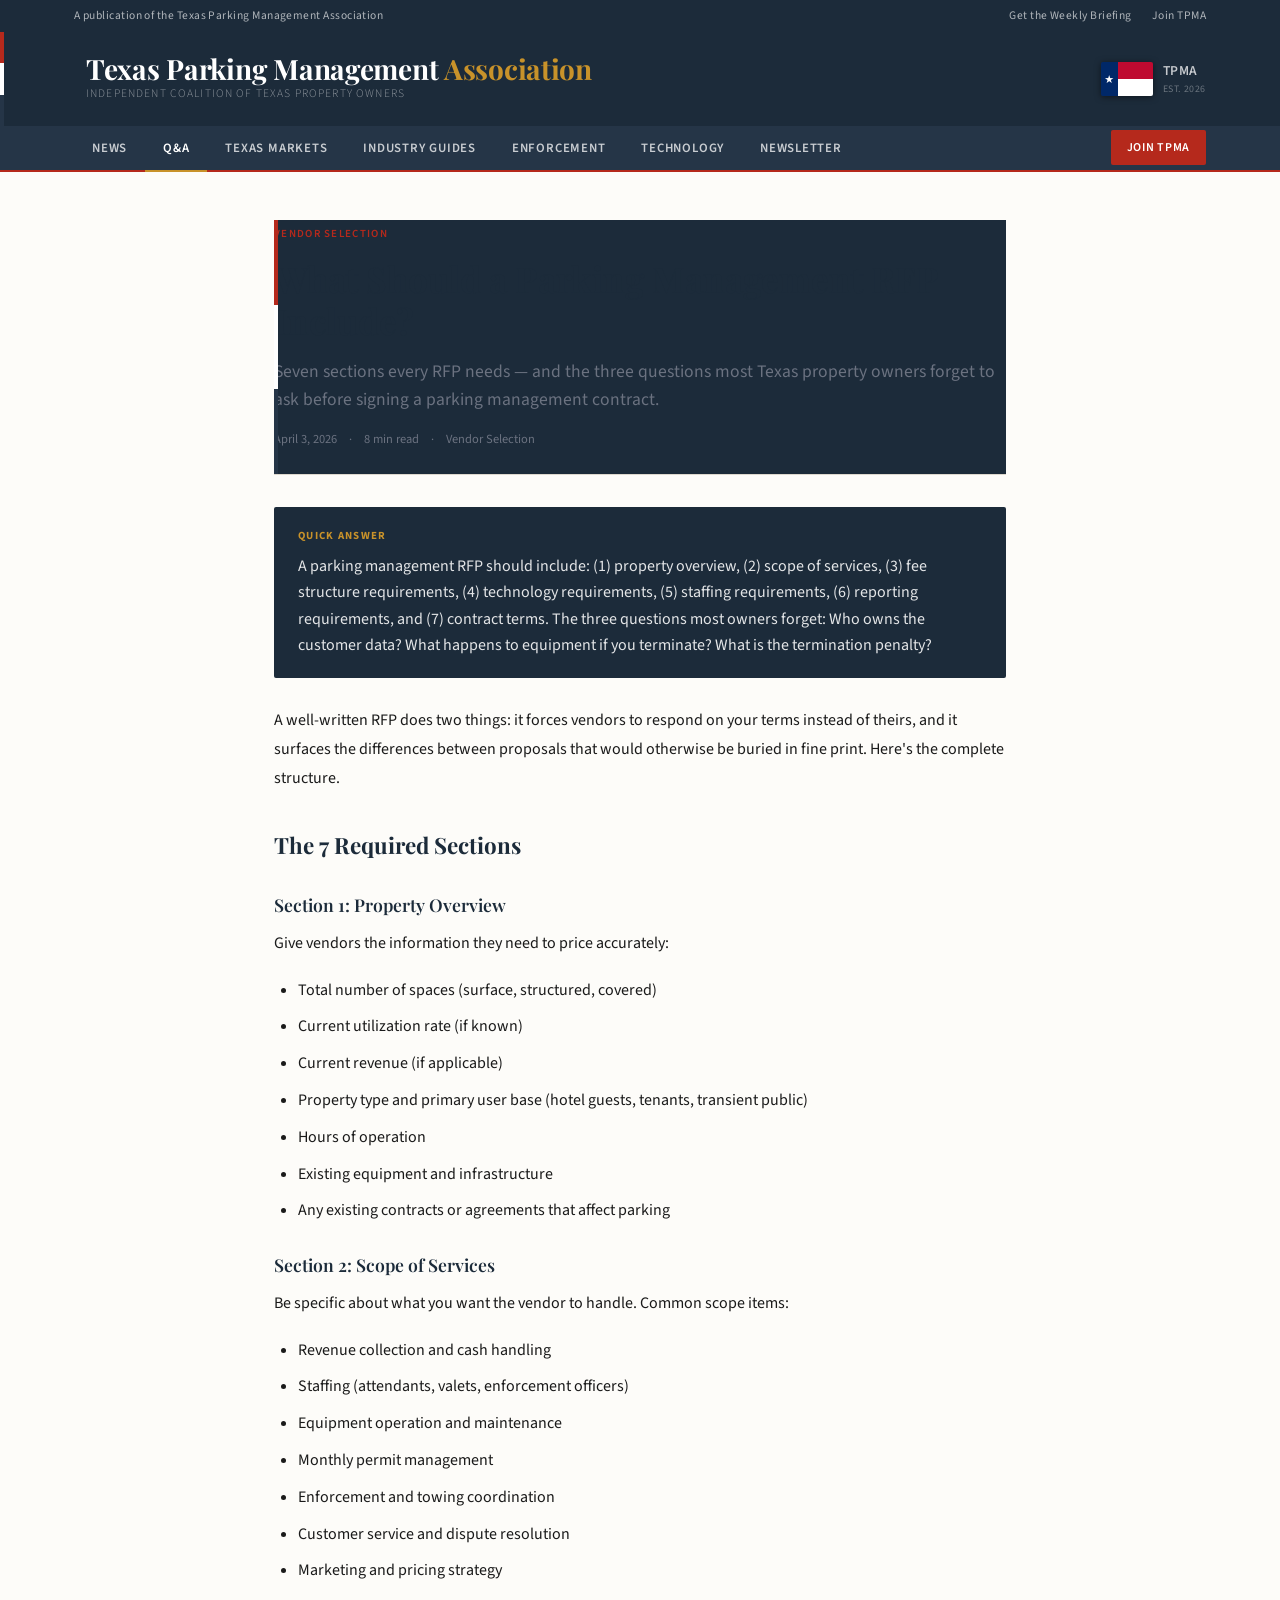
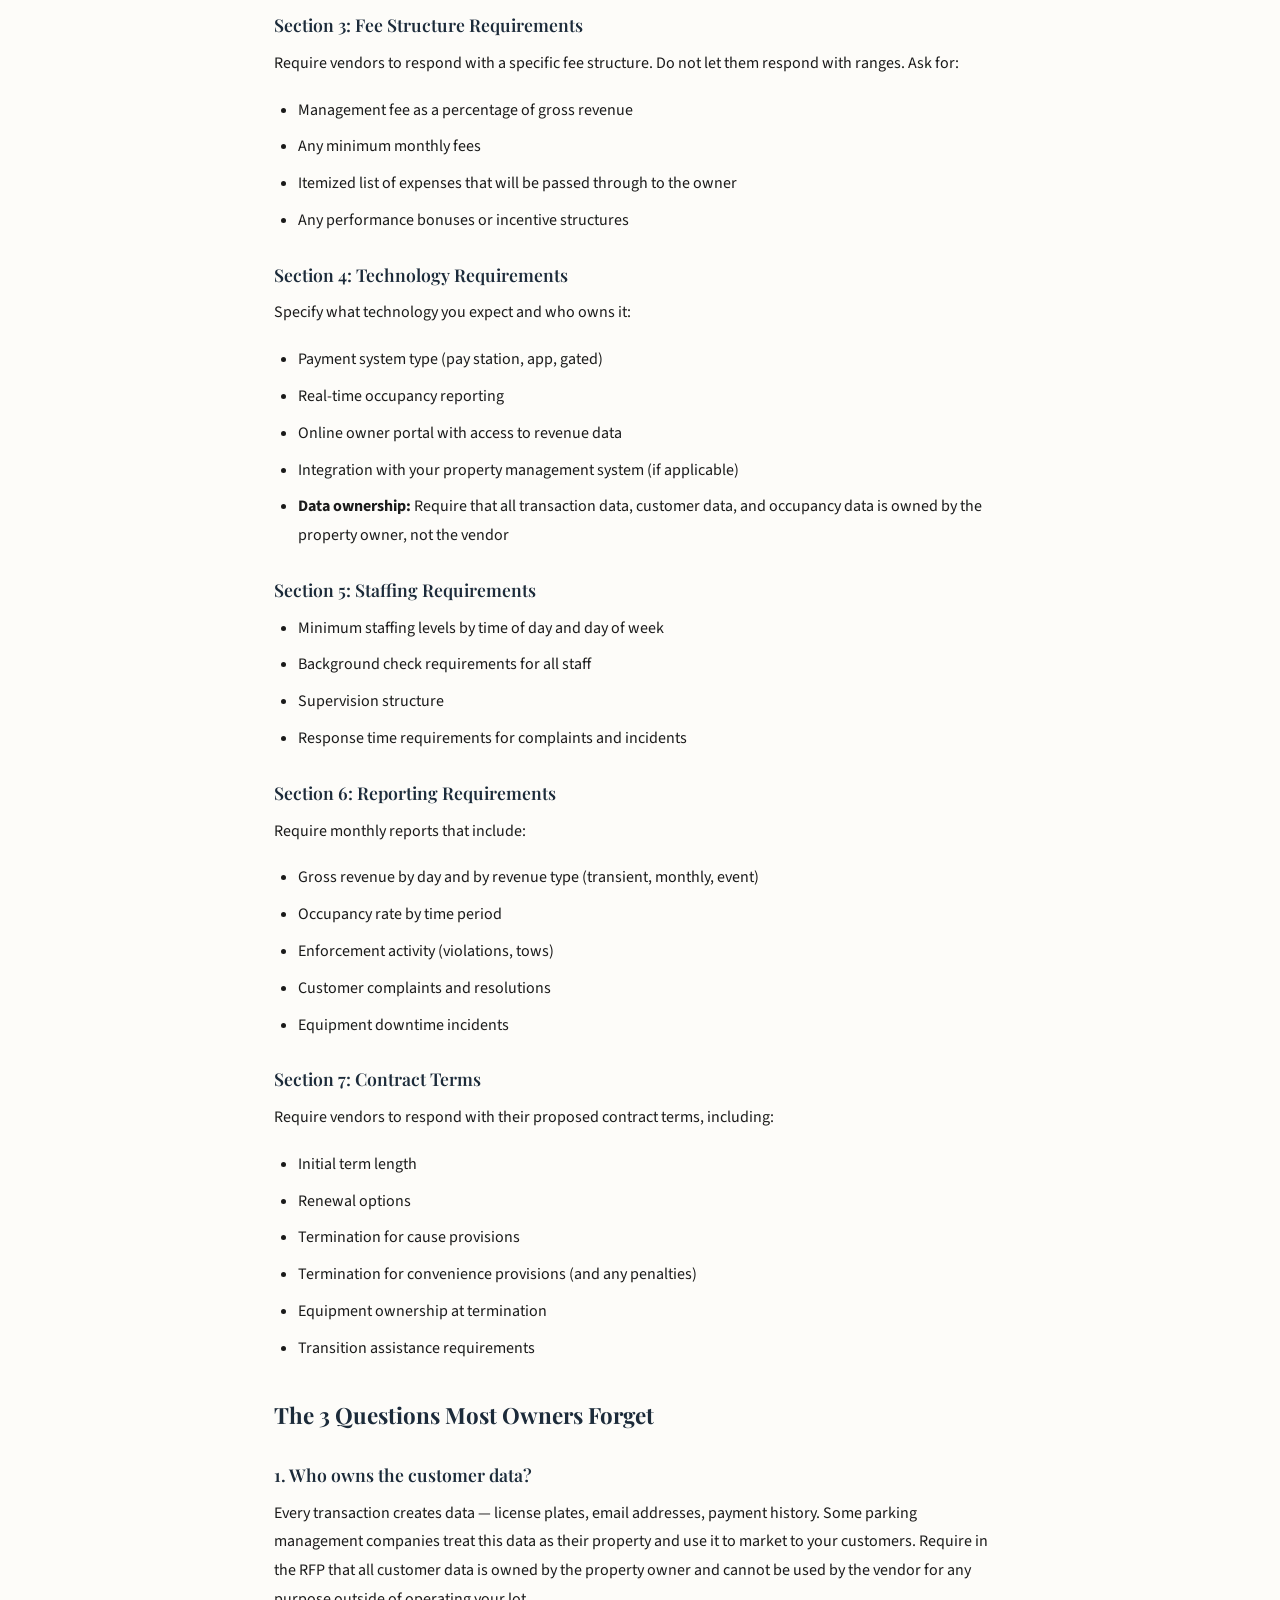
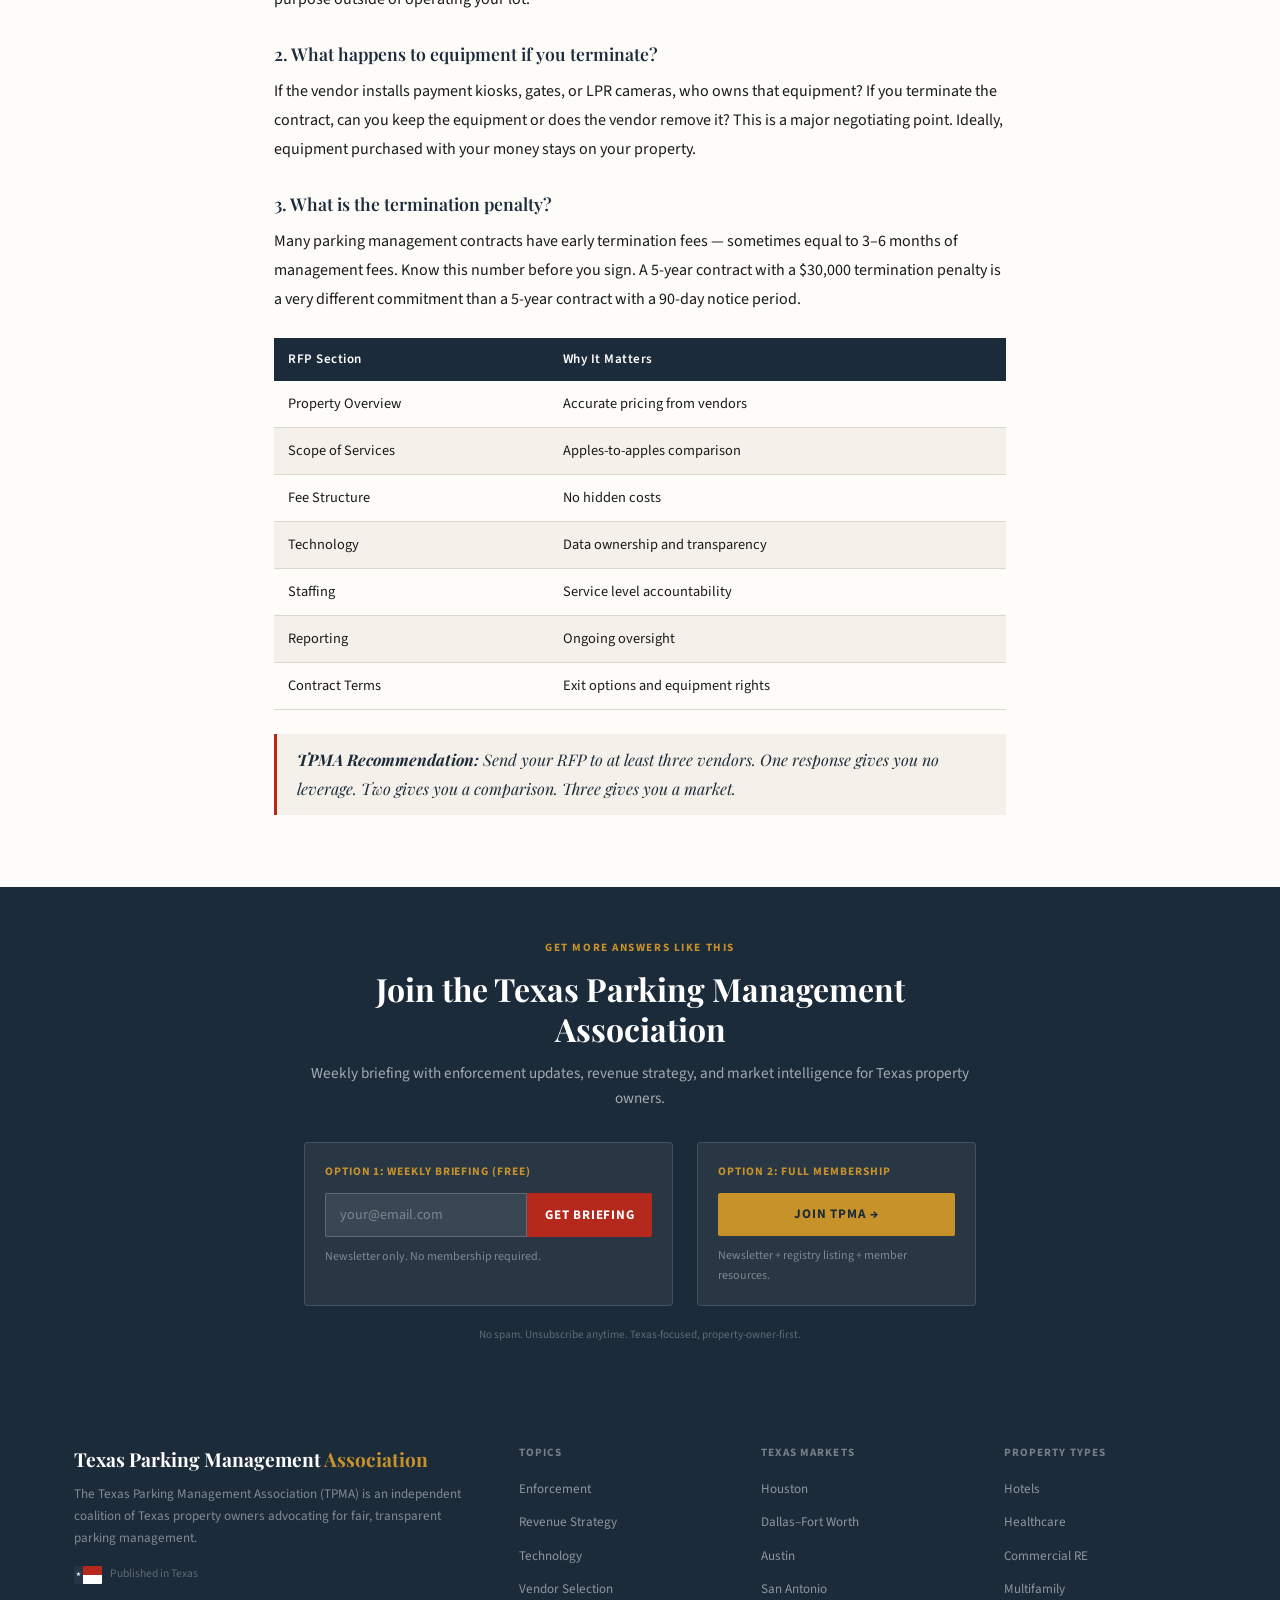
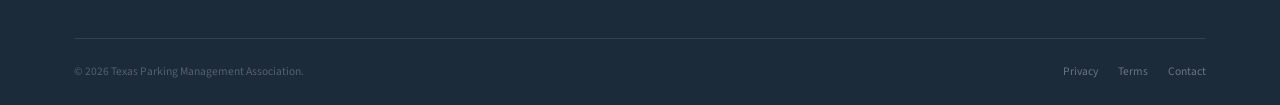
<file: qa/parking-rfp-checklist.html>
<!DOCTYPE html>
<html lang="en">
<head>
  <meta charset="UTF-8" />
  <meta name="viewport" content="width=device-width, initial-scale=1.0" />
  <title>What Should a Parking Management RFP Include? — TPMA</title>
  <meta name="description" content="Seven sections every parking management RFP needs — and the three questions most Texas property owners forget to ask before signing. From TPMA." />
  <link rel="preconnect" href="https://fonts.googleapis.com" />
  <link rel="preconnect" href="https://fonts.gstatic.com" crossorigin />
  <link href="https://fonts.googleapis.com/css2?family=Playfair+Display:ital,wght@0,400;0,600;0,700;1,400&family=Source+Sans+3:wght@300;400;500;600&display=swap" rel="stylesheet" />
  <link rel="stylesheet" href="../assets/css/main.css" />
</head>
<body>
  <div class="topbar"><div class="container"><span class="topbar-date">A publication of the Texas Parking Management Association</span><div class="topbar-links"><a href="/#newsletter">Get the Weekly Briefing</a><a href="/#join">Join TPMA</a></div></div></div>
  <header><div class="header-inner"><div class="logo-block"><a href="/" style="text-decoration:none;"><div class="logo-name">Texas Parking Management <span>Association</span></div><div class="logo-tagline">Independent coalition of Texas property owners</div></a></div><div class="tx-flag-badge"><div style="position:relative;width:52px;height:34px;border-radius:2px;overflow:hidden;box-shadow:0 1px 6px rgba(0,0,0,0.5);"><div style="position:absolute;left:0;top:0;bottom:0;width:17px;background:#002868;display:flex;align-items:center;justify-content:center;"><span style="color:#fff;font-size:11px;line-height:1;">★</span></div><div style="position:absolute;left:17px;right:0;top:0;height:50%;background:#BF0A30;"></div><div style="position:absolute;left:17px;right:0;bottom:0;height:50%;background:#fff;"></div></div><div style="display:flex;flex-direction:column;align-items:flex-start;"><span style="font-family:var(--font-sans);font-size:0.85rem;color:rgba(255,255,255,0.75);font-weight:600;letter-spacing:0.04em;">TPMA</span><span style="font-family:var(--font-sans);font-size:0.62rem;color:rgba(255,255,255,0.35);letter-spacing:0.06em;text-transform:uppercase;">Est. 2026</span></div></div></div></header>
  <nav><div class="nav-inner"><a href="/">News</a><a href="/qa/" class="active">Q&amp;A</a><a href="/#markets">Texas Markets</a><a href="/#guides">Industry Guides</a><a href="/#enforcement">Enforcement</a><a href="/#technology">Technology</a><a href="/#newsletter">Newsletter</a><a href="/#join" class="nav-join">Join TPMA</a></div></nav>

  <article class="article-page">
    <header class="article-header">
      <div class="article-category"><span class="label">Vendor Selection</span></div>
      <h1 class="article-headline">What Should a Parking Management RFP Include?</h1>
      <div class="article-dek">Seven sections every RFP needs — and the three questions most Texas property owners forget to ask before signing a parking management contract.</div>
      <div class="article-meta"><span>April 3, 2026</span><span>·</span><span>8 min read</span><span>·</span><span>Vendor Selection</span></div>
    </header>

    <div class="answer-box">
      <div class="answer-label">Quick Answer</div>
      <p>A parking management RFP should include: (1) property overview, (2) scope of services, (3) fee structure requirements, (4) technology requirements, (5) staffing requirements, (6) reporting requirements, and (7) contract terms. The three questions most owners forget: Who owns the customer data? What happens to equipment if you terminate? What is the termination penalty?</p>
    </div>

    <div class="article-body">
      <p>A well-written RFP does two things: it forces vendors to respond on your terms instead of theirs, and it surfaces the differences between proposals that would otherwise be buried in fine print. Here's the complete structure.</p>

      <h2>The 7 Required Sections</h2>

      <h3>Section 1: Property Overview</h3>
      <p>Give vendors the information they need to price accurately:</p>
      <ul>
        <li>Total number of spaces (surface, structured, covered)</li>
        <li>Current utilization rate (if known)</li>
        <li>Current revenue (if applicable)</li>
        <li>Property type and primary user base (hotel guests, tenants, transient public)</li>
        <li>Hours of operation</li>
        <li>Existing equipment and infrastructure</li>
        <li>Any existing contracts or agreements that affect parking</li>
      </ul>

      <h3>Section 2: Scope of Services</h3>
      <p>Be specific about what you want the vendor to handle. Common scope items:</p>
      <ul>
        <li>Revenue collection and cash handling</li>
        <li>Staffing (attendants, valets, enforcement officers)</li>
        <li>Equipment operation and maintenance</li>
        <li>Monthly permit management</li>
        <li>Enforcement and towing coordination</li>
        <li>Customer service and dispute resolution</li>
        <li>Marketing and pricing strategy</li>
      </ul>

      <h3>Section 3: Fee Structure Requirements</h3>
      <p>Require vendors to respond with a specific fee structure. Do not let them respond with ranges. Ask for:</p>
      <ul>
        <li>Management fee as a percentage of gross revenue</li>
        <li>Any minimum monthly fees</li>
        <li>Itemized list of expenses that will be passed through to the owner</li>
        <li>Any performance bonuses or incentive structures</li>
      </ul>

      <h3>Section 4: Technology Requirements</h3>
      <p>Specify what technology you expect and who owns it:</p>
      <ul>
        <li>Payment system type (pay station, app, gated)</li>
        <li>Real-time occupancy reporting</li>
        <li>Online owner portal with access to revenue data</li>
        <li>Integration with your property management system (if applicable)</li>
        <li><strong>Data ownership:</strong> Require that all transaction data, customer data, and occupancy data is owned by the property owner, not the vendor</li>
      </ul>

      <h3>Section 5: Staffing Requirements</h3>
      <ul>
        <li>Minimum staffing levels by time of day and day of week</li>
        <li>Background check requirements for all staff</li>
        <li>Supervision structure</li>
        <li>Response time requirements for complaints and incidents</li>
      </ul>

      <h3>Section 6: Reporting Requirements</h3>
      <p>Require monthly reports that include:</p>
      <ul>
        <li>Gross revenue by day and by revenue type (transient, monthly, event)</li>
        <li>Occupancy rate by time period</li>
        <li>Enforcement activity (violations, tows)</li>
        <li>Customer complaints and resolutions</li>
        <li>Equipment downtime incidents</li>
      </ul>

      <h3>Section 7: Contract Terms</h3>
      <p>Require vendors to respond with their proposed contract terms, including:</p>
      <ul>
        <li>Initial term length</li>
        <li>Renewal options</li>
        <li>Termination for cause provisions</li>
        <li>Termination for convenience provisions (and any penalties)</li>
        <li>Equipment ownership at termination</li>
        <li>Transition assistance requirements</li>
      </ul>

      <h2>The 3 Questions Most Owners Forget</h2>

      <h3>1. Who owns the customer data?</h3>
      <p>Every transaction creates data — license plates, email addresses, payment history. Some parking management companies treat this data as their property and use it to market to your customers. Require in the RFP that all customer data is owned by the property owner and cannot be used by the vendor for any purpose outside of operating your lot.</p>

      <h3>2. What happens to equipment if you terminate?</h3>
      <p>If the vendor installs payment kiosks, gates, or LPR cameras, who owns that equipment? If you terminate the contract, can you keep the equipment or does the vendor remove it? This is a major negotiating point. Ideally, equipment purchased with your money stays on your property.</p>

      <h3>3. What is the termination penalty?</h3>
      <p>Many parking management contracts have early termination fees — sometimes equal to 3–6 months of management fees. Know this number before you sign. A 5-year contract with a $30,000 termination penalty is a very different commitment than a 5-year contract with a 90-day notice period.</p>

      <table>
        <thead>
          <tr><th>RFP Section</th><th>Why It Matters</th></tr>
        </thead>
        <tbody>
          <tr><td>Property Overview</td><td>Accurate pricing from vendors</td></tr>
          <tr><td>Scope of Services</td><td>Apples-to-apples comparison</td></tr>
          <tr><td>Fee Structure</td><td>No hidden costs</td></tr>
          <tr><td>Technology</td><td>Data ownership and transparency</td></tr>
          <tr><td>Staffing</td><td>Service level accountability</td></tr>
          <tr><td>Reporting</td><td>Ongoing oversight</td></tr>
          <tr><td>Contract Terms</td><td>Exit options and equipment rights</td></tr>
        </tbody>
      </table>

      <blockquote>
        <strong>TPMA Recommendation:</strong> Send your RFP to at least three vendors. One response gives you no leverage. Two gives you a comparison. Three gives you a market.
      </blockquote>

    </div>
  </article>

  <section class="newsletter-band" id="newsletter">
    <div class="newsletter-inner">
      <div class="nl-eyebrow">Get More Answers Like This</div>
      <h2 class="nl-headline">Join the Texas Parking Management Association</h2>
      <p class="nl-sub">Weekly briefing with enforcement updates, revenue strategy, and market intelligence for Texas property owners.</p>
      <div class="nl-two-track">
        <div class="nl-track"><div class="nl-track-label">Option 1: Weekly Briefing (Free)</div><form class="nl-form" onsubmit="return false;"><input class="nl-input" type="email" placeholder="your@email.com" /><button class="nl-btn" type="submit">Get Briefing</button></form><div class="nl-track-desc">Newsletter only. No membership required.</div></div>
        <div class="nl-track"><div class="nl-track-label">Option 2: Full Membership</div><a href="/#join" class="nl-btn-join">Join TPMA →</a><div class="nl-track-desc">Newsletter + registry listing + member resources.</div></div>
      </div>
      <div class="nl-fine">No spam. Unsubscribe anytime. Texas-focused, property-owner-first.</div>
    </div>
  </section>

  <footer><div class="footer-inner"><div class="footer-top"><div class="footer-brand"><div class="footer-logo">Texas Parking Management <span>Association</span></div><div class="footer-desc">The Texas Parking Management Association (TPMA) is an independent coalition of Texas property owners advocating for fair, transparent parking management.</div><div class="footer-tx-flag"><div class="footer-flag-icon"><div class="ffi-left"></div><div class="ffi-right"><div class="ffi-rt"></div><div class="ffi-rb"></div></div></div><span>Published in Texas</span></div></div><div><div class="footer-col-title">Topics</div><ul class="footer-links"><li><a href="#">Enforcement</a></li><li><a href="#">Revenue Strategy</a></li><li><a href="#">Technology</a></li><li><a href="#">Vendor Selection</a></li></ul></div><div><div class="footer-col-title">Texas Markets</div><ul class="footer-links"><li><a href="#">Houston</a></li><li><a href="#">Dallas–Fort Worth</a></li><li><a href="#">Austin</a></li><li><a href="#">San Antonio</a></li></ul></div><div><div class="footer-col-title">Property Types</div><ul class="footer-links"><li><a href="#">Hotels</a></li><li><a href="#">Healthcare</a></li><li><a href="#">Commercial RE</a></li><li><a href="#">Multifamily</a></li></ul></div></div><div class="footer-bottom"><span>© 2026 Texas Parking Management Association.</span><div style="display:flex;gap:20px;"><a href="#">Privacy</a><a href="#">Terms</a><a href="mailto:info@texasparkingmanagement.com">Contact</a></div></div></div></footer>
</body>
</html>
</file>
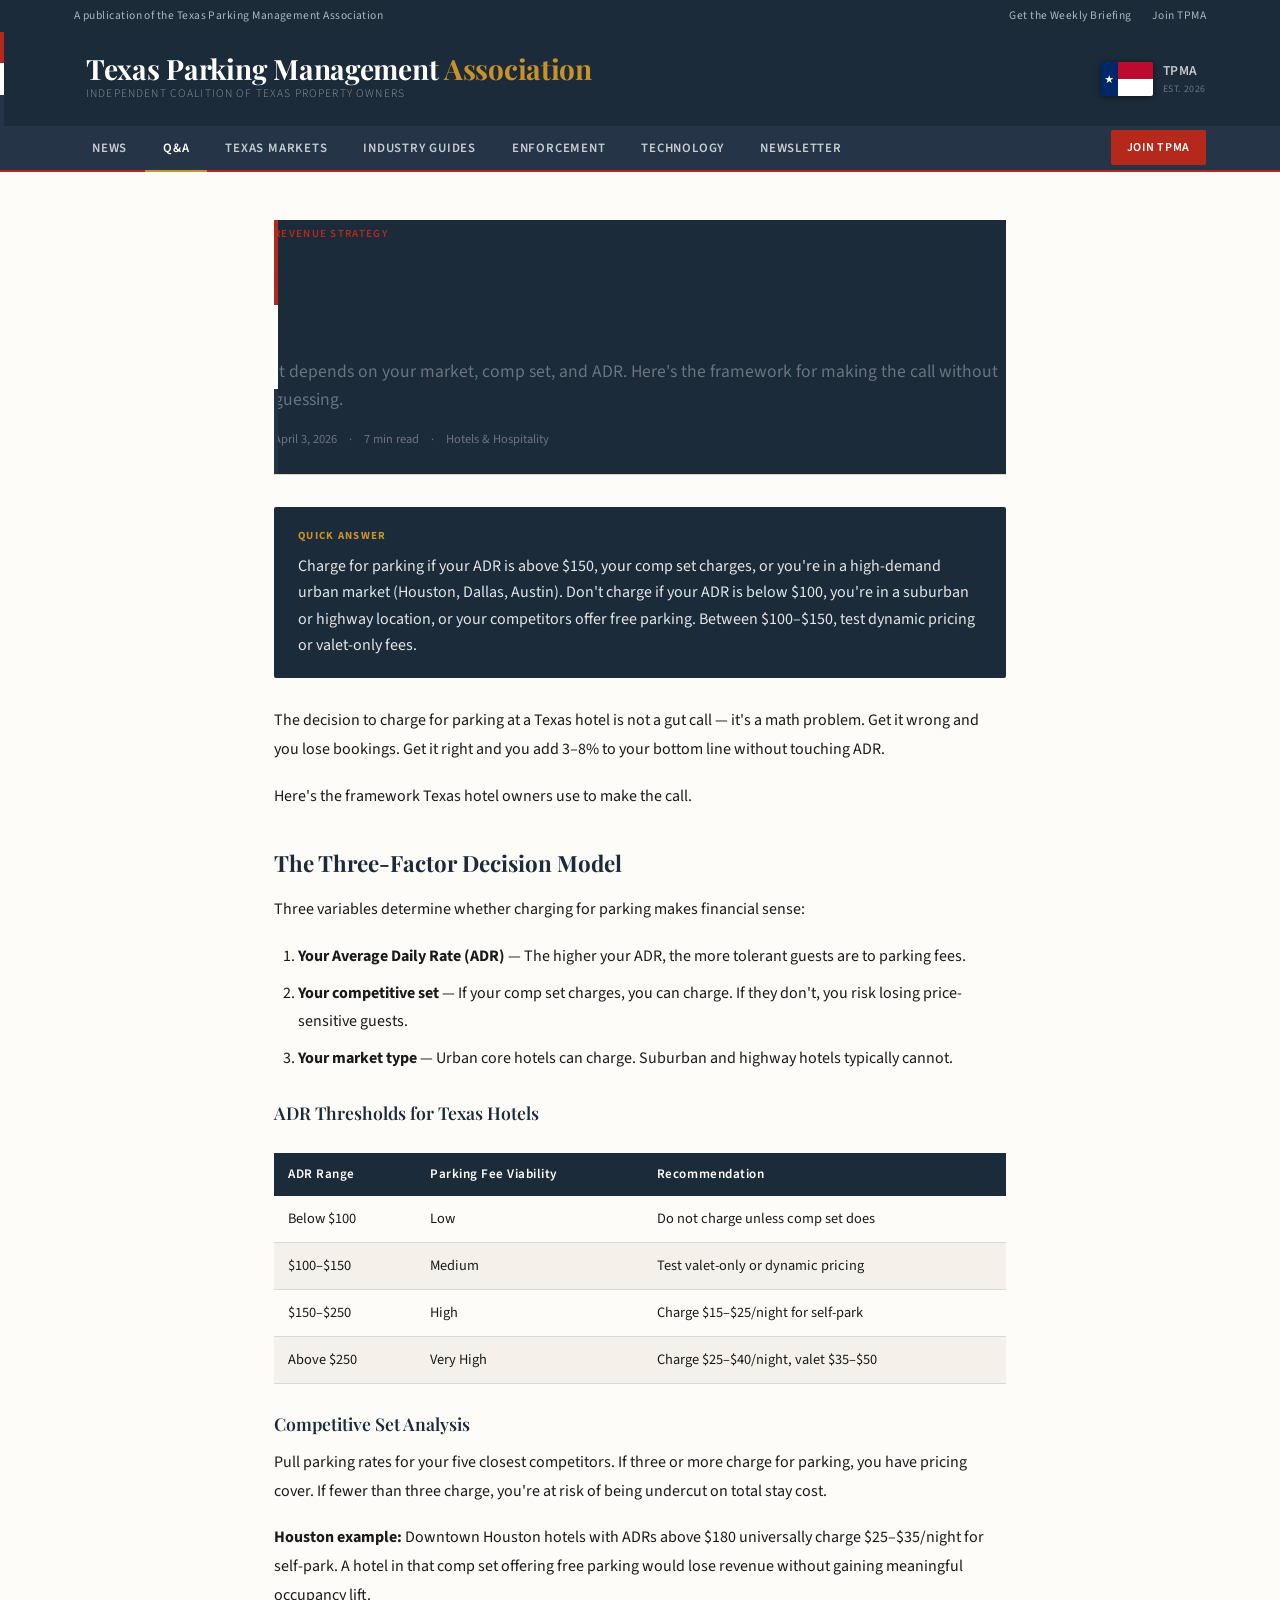
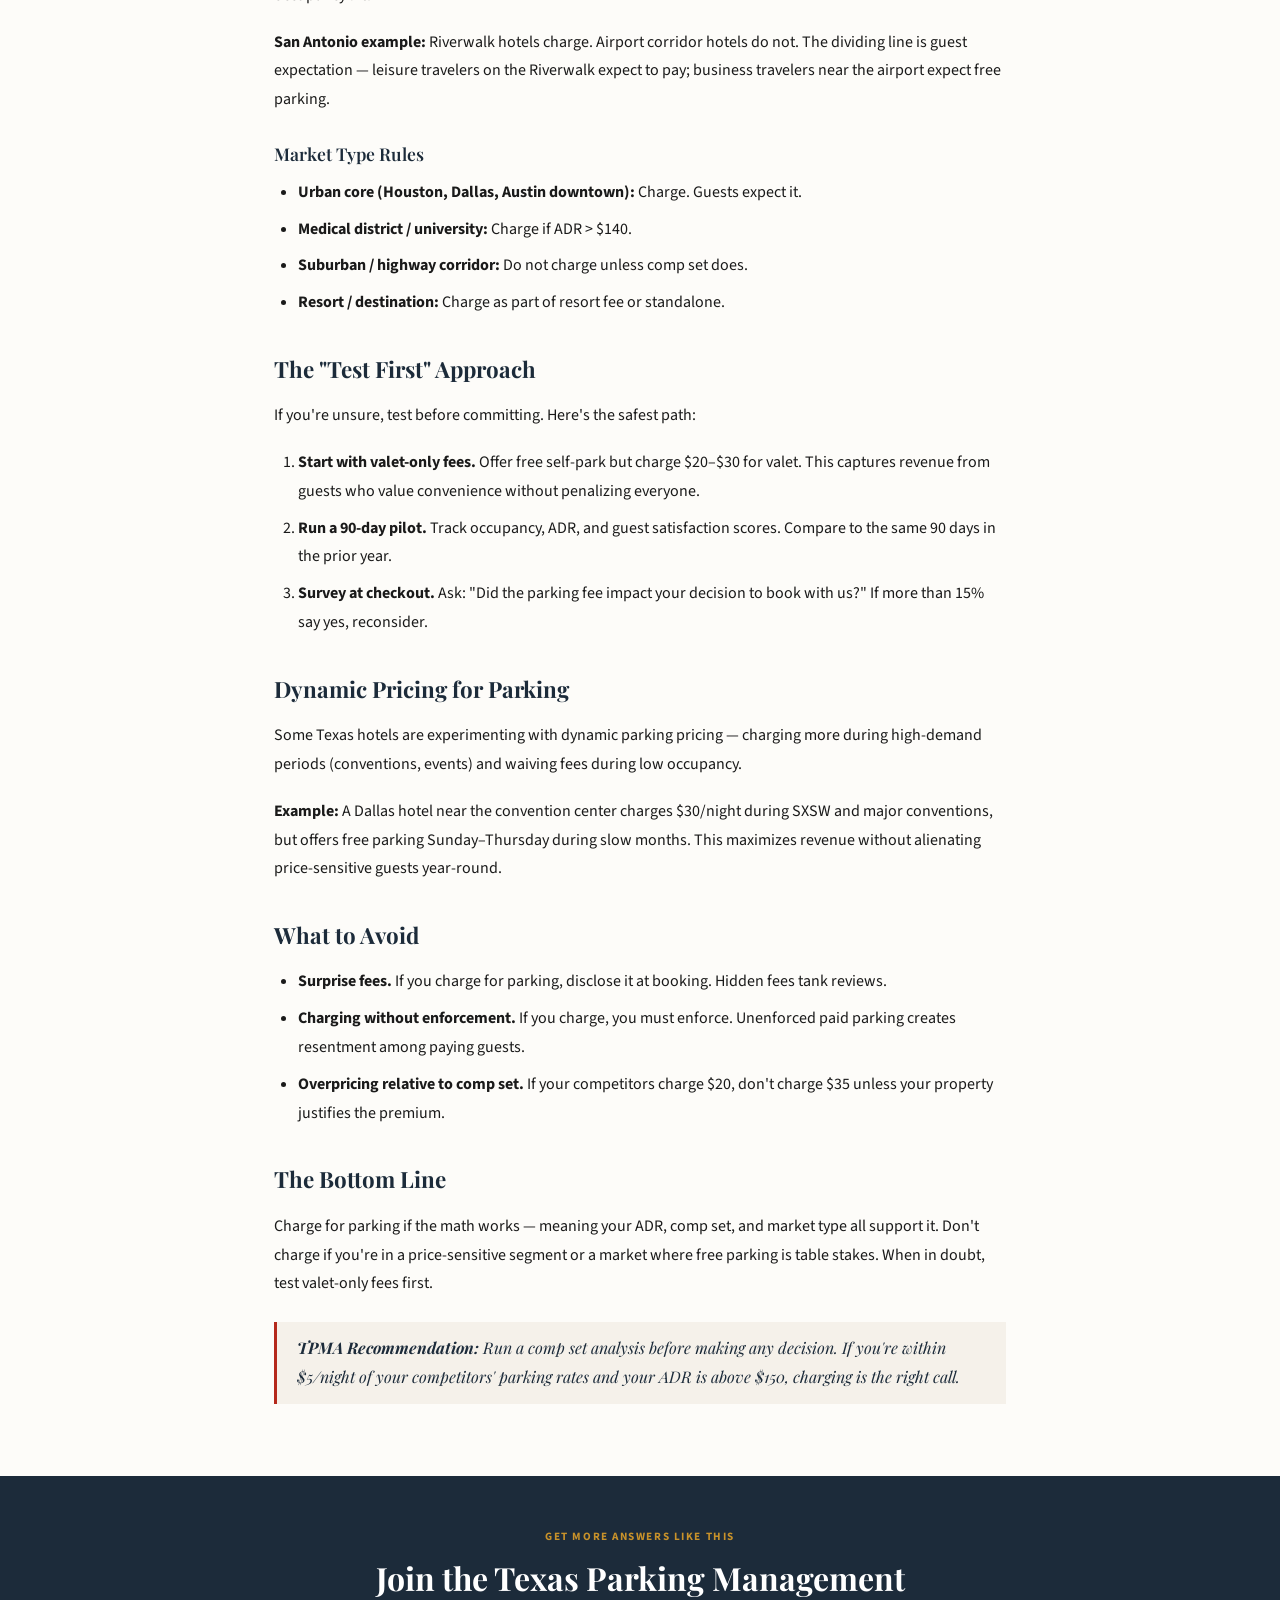
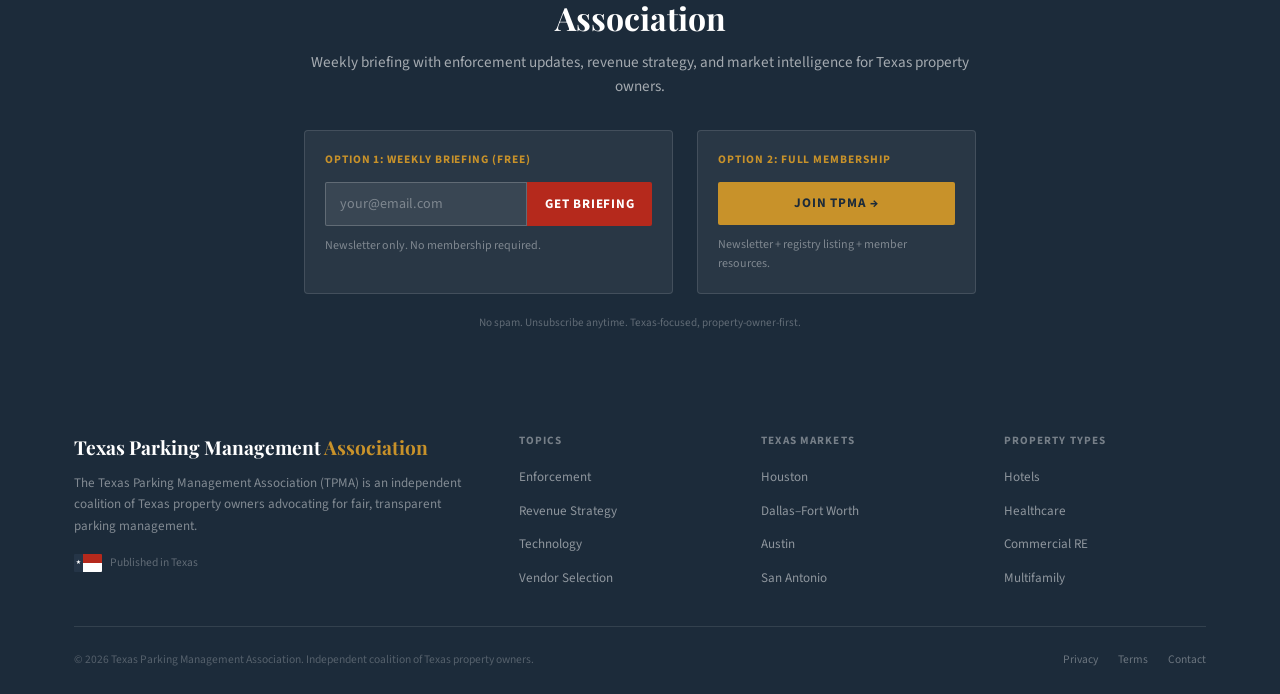
<file: qa/should-i-charge-for-parking.html>
<!DOCTYPE html>
<html lang="en">
<head>
  <meta charset="UTF-8" />
  <meta name="viewport" content="width=device-width, initial-scale=1.0" />
  <title>Should I Charge for Parking at My Texas Hotel? — TPMA</title>
  <meta name="description" content="It depends on your market, comp set, and ADR. Here's the framework for making the call without guessing — from the Texas Parking Management Association." />
  <link rel="preconnect" href="https://fonts.googleapis.com" />
  <link rel="preconnect" href="https://fonts.gstatic.com" crossorigin />
  <link href="https://fonts.googleapis.com/css2?family=Playfair+Display:ital,wght@0,400;0,600;0,700;1,400&family=Source+Sans+3:wght@300;400;500;600&display=swap" rel="stylesheet" />
  <link rel="stylesheet" href="../assets/css/main.css" />
</head>
<body>

  <div class="topbar">
    <div class="container">
      <span class="topbar-date">A publication of the Texas Parking Management Association</span>
      <div class="topbar-links">
        <a href="/#newsletter">Get the Weekly Briefing</a>
        <a href="/#join">Join TPMA</a>
      </div>
    </div>
  </div>

  <header>
    <div class="header-inner">
      <div class="logo-block">
        <a href="/" style="text-decoration:none;">
          <div class="logo-name">Texas Parking Management <span>Association</span></div>
          <div class="logo-tagline">Independent coalition of Texas property owners</div>
        </a>
      </div>
      <div class="tx-flag-badge">
        <div style="position:relative; width:52px; height:34px; border-radius:2px; overflow:hidden; box-shadow:0 1px 6px rgba(0,0,0,0.5);">
          <div style="position:absolute;left:0;top:0;bottom:0;width:17px;background:#002868;display:flex;align-items:center;justify-content:center;"><span style="color:#fff;font-size:11px;line-height:1;">★</span></div>
          <div style="position:absolute;left:17px;right:0;top:0;height:50%;background:#BF0A30;"></div>
          <div style="position:absolute;left:17px;right:0;bottom:0;height:50%;background:#fff;"></div>
        </div>
        <div style="display:flex;flex-direction:column;align-items:flex-start;">
          <span style="font-family:var(--font-sans);font-size:0.85rem;color:rgba(255,255,255,0.75);font-weight:600;letter-spacing:0.04em;">TPMA</span>
          <span style="font-family:var(--font-sans);font-size:0.62rem;color:rgba(255,255,255,0.35);letter-spacing:0.06em;text-transform:uppercase;">Est. 2026</span>
        </div>
      </div>
    </div>
  </header>

  <nav>
    <div class="nav-inner">
      <a href="/">News</a>
      <a href="/qa/" class="active">Q&amp;A</a>
      <a href="/#markets">Texas Markets</a>
      <a href="/#guides">Industry Guides</a>
      <a href="/#enforcement">Enforcement</a>
      <a href="/#technology">Technology</a>
      <a href="/#newsletter">Newsletter</a>
      <a href="/#join" class="nav-join">Join TPMA</a>
    </div>
  </nav>

  <article class="article-page">
    <header class="article-header">
      <div class="article-category"><span class="label">Revenue Strategy</span></div>
      <h1 class="article-headline">Should I Charge for Parking at My Texas Hotel?</h1>
      <div class="article-dek">It depends on your market, comp set, and ADR. Here's the framework for making the call without guessing.</div>
      <div class="article-meta"><span>April 3, 2026</span><span>·</span><span>7 min read</span><span>·</span><span>Hotels &amp; Hospitality</span></div>
    </header>

    <div class="answer-box">
      <div class="answer-label">Quick Answer</div>
      <p>Charge for parking if your ADR is above $150, your comp set charges, or you're in a high-demand urban market (Houston, Dallas, Austin). Don't charge if your ADR is below $100, you're in a suburban or highway location, or your competitors offer free parking. Between $100–$150, test dynamic pricing or valet-only fees.</p>
    </div>

    <div class="article-body">
      <p>The decision to charge for parking at a Texas hotel is not a gut call — it's a math problem. Get it wrong and you lose bookings. Get it right and you add 3–8% to your bottom line without touching ADR.</p>

      <p>Here's the framework Texas hotel owners use to make the call.</p>

      <h2>The Three-Factor Decision Model</h2>

      <p>Three variables determine whether charging for parking makes financial sense:</p>

      <ol>
        <li><strong>Your Average Daily Rate (ADR)</strong> — The higher your ADR, the more tolerant guests are to parking fees.</li>
        <li><strong>Your competitive set</strong> — If your comp set charges, you can charge. If they don't, you risk losing price-sensitive guests.</li>
        <li><strong>Your market type</strong> — Urban core hotels can charge. Suburban and highway hotels typically cannot.</li>
      </ol>

      <h3>ADR Thresholds for Texas Hotels</h3>

      <table>
        <thead>
          <tr><th>ADR Range</th><th>Parking Fee Viability</th><th>Recommendation</th></tr>
        </thead>
        <tbody>
          <tr><td>Below $100</td><td>Low</td><td>Do not charge unless comp set does</td></tr>
          <tr><td>$100–$150</td><td>Medium</td><td>Test valet-only or dynamic pricing</td></tr>
          <tr><td>$150–$250</td><td>High</td><td>Charge $15–$25/night for self-park</td></tr>
          <tr><td>Above $250</td><td>Very High</td><td>Charge $25–$40/night, valet $35–$50</td></tr>
        </tbody>
      </table>

      <h3>Competitive Set Analysis</h3>

      <p>Pull parking rates for your five closest competitors. If three or more charge for parking, you have pricing cover. If fewer than three charge, you're at risk of being undercut on total stay cost.</p>

      <p><strong>Houston example:</strong> Downtown Houston hotels with ADRs above $180 universally charge $25–$35/night for self-park. A hotel in that comp set offering free parking would lose revenue without gaining meaningful occupancy lift.</p>

      <p><strong>San Antonio example:</strong> Riverwalk hotels charge. Airport corridor hotels do not. The dividing line is guest expectation — leisure travelers on the Riverwalk expect to pay; business travelers near the airport expect free parking.</p>

      <h3>Market Type Rules</h3>

      <ul>
        <li><strong>Urban core (Houston, Dallas, Austin downtown):</strong> Charge. Guests expect it.</li>
        <li><strong>Medical district / university:</strong> Charge if ADR > $140.</li>
        <li><strong>Suburban / highway corridor:</strong> Do not charge unless comp set does.</li>
        <li><strong>Resort / destination:</strong> Charge as part of resort fee or standalone.</li>
      </ul>

      <h2>The "Test First" Approach</h2>

      <p>If you're unsure, test before committing. Here's the safest path:</p>

      <ol>
        <li><strong>Start with valet-only fees.</strong> Offer free self-park but charge $20–$30 for valet. This captures revenue from guests who value convenience without penalizing everyone.</li>
        <li><strong>Run a 90-day pilot.</strong> Track occupancy, ADR, and guest satisfaction scores. Compare to the same 90 days in the prior year.</li>
        <li><strong>Survey at checkout.</strong> Ask: "Did the parking fee impact your decision to book with us?" If more than 15% say yes, reconsider.</li>
      </ol>

      <h2>Dynamic Pricing for Parking</h2>

      <p>Some Texas hotels are experimenting with dynamic parking pricing — charging more during high-demand periods (conventions, events) and waiving fees during low occupancy.</p>

      <p><strong>Example:</strong> A Dallas hotel near the convention center charges $30/night during SXSW and major conventions, but offers free parking Sunday–Thursday during slow months. This maximizes revenue without alienating price-sensitive guests year-round.</p>

      <h2>What to Avoid</h2>

      <ul>
        <li><strong>Surprise fees.</strong> If you charge for parking, disclose it at booking. Hidden fees tank reviews.</li>
        <li><strong>Charging without enforcement.</strong> If you charge, you must enforce. Unenforced paid parking creates resentment among paying guests.</li>
        <li><strong>Overpricing relative to comp set.</strong> If your competitors charge $20, don't charge $35 unless your property justifies the premium.</li>
      </ul>

      <h2>The Bottom Line</h2>

      <p>Charge for parking if the math works — meaning your ADR, comp set, and market type all support it. Don't charge if you're in a price-sensitive segment or a market where free parking is table stakes. When in doubt, test valet-only fees first.</p>

      <blockquote>
        <strong>TPMA Recommendation:</strong> Run a comp set analysis before making any decision. If you're within $5/night of your competitors' parking rates and your ADR is above $150, charging is the right call.
      </blockquote>

    </div>
  </article>

  <section class="newsletter-band" id="newsletter">
    <div class="newsletter-inner">
      <div class="nl-eyebrow">Get More Answers Like This</div>
      <h2 class="nl-headline">Join the Texas Parking Management Association</h2>
      <p class="nl-sub">Weekly briefing with enforcement updates, revenue strategy, and market intelligence for Texas property owners.</p>
      <div class="nl-two-track">
        <div class="nl-track">
          <div class="nl-track-label">Option 1: Weekly Briefing (Free)</div>
          <form class="nl-form" onsubmit="return false;">
            <input class="nl-input" type="email" placeholder="your@email.com" />
            <button class="nl-btn" type="submit">Get Briefing</button>
          </form>
          <div class="nl-track-desc">Newsletter only. No membership required.</div>
        </div>
        <div class="nl-track">
          <div class="nl-track-label">Option 2: Full Membership</div>
          <a href="/#join" class="nl-btn-join">Join TPMA →</a>
          <div class="nl-track-desc">Newsletter + registry listing + member resources.</div>
        </div>
      </div>
      <div class="nl-fine">No spam. Unsubscribe anytime. Texas-focused, property-owner-first.</div>
    </div>
  </section>

  <footer>
    <div class="footer-inner">
      <div class="footer-top">
        <div class="footer-brand">
          <div class="footer-logo">Texas Parking Management <span>Association</span></div>
          <div class="footer-desc">The Texas Parking Management Association (TPMA) is an independent coalition of Texas property owners advocating for fair, transparent parking management.</div>
          <div class="footer-tx-flag">
            <div class="footer-flag-icon"><div class="ffi-left"></div><div class="ffi-right"><div class="ffi-rt"></div><div class="ffi-rb"></div></div></div>
            <span>Published in Texas</span>
          </div>
        </div>
        <div>
          <div class="footer-col-title">Topics</div>
          <ul class="footer-links">
            <li><a href="#">Enforcement</a></li>
            <li><a href="#">Revenue Strategy</a></li>
            <li><a href="#">Technology</a></li>
            <li><a href="#">Vendor Selection</a></li>
          </ul>
        </div>
        <div>
          <div class="footer-col-title">Texas Markets</div>
          <ul class="footer-links">
            <li><a href="#">Houston</a></li>
            <li><a href="#">Dallas–Fort Worth</a></li>
            <li><a href="#">Austin</a></li>
            <li><a href="#">San Antonio</a></li>
          </ul>
        </div>
        <div>
          <div class="footer-col-title">Property Types</div>
          <ul class="footer-links">
            <li><a href="#">Hotels</a></li>
            <li><a href="#">Healthcare</a></li>
            <li><a href="#">Commercial RE</a></li>
            <li><a href="#">Multifamily</a></li>
          </ul>
        </div>
      </div>
      <div class="footer-bottom">
        <span>© 2026 Texas Parking Management Association. Independent coalition of Texas property owners.</span>
        <div style="display:flex;gap:20px;"><a href="#">Privacy</a><a href="#">Terms</a><a href="mailto:info@texasparkingmanagement.com">Contact</a></div>
      </div>
    </div>
  </footer>

</body>
</html>
</file>
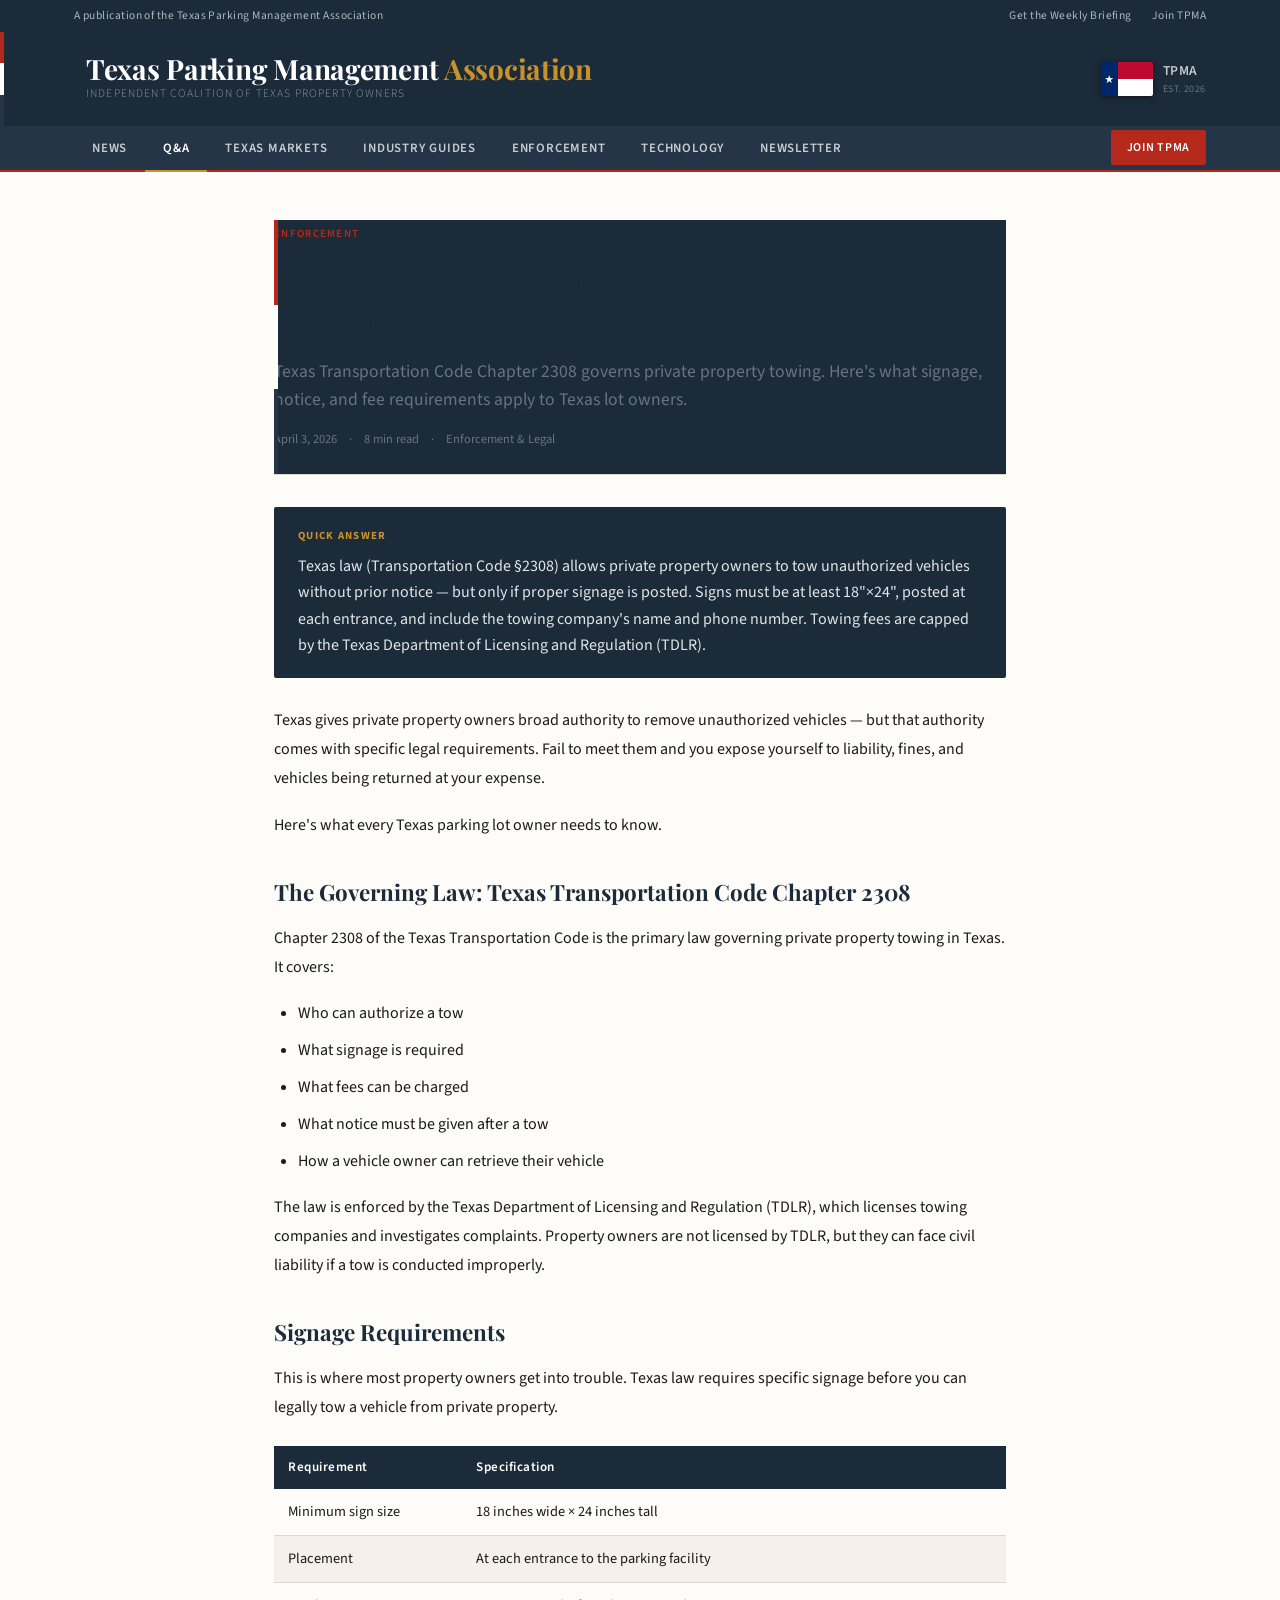
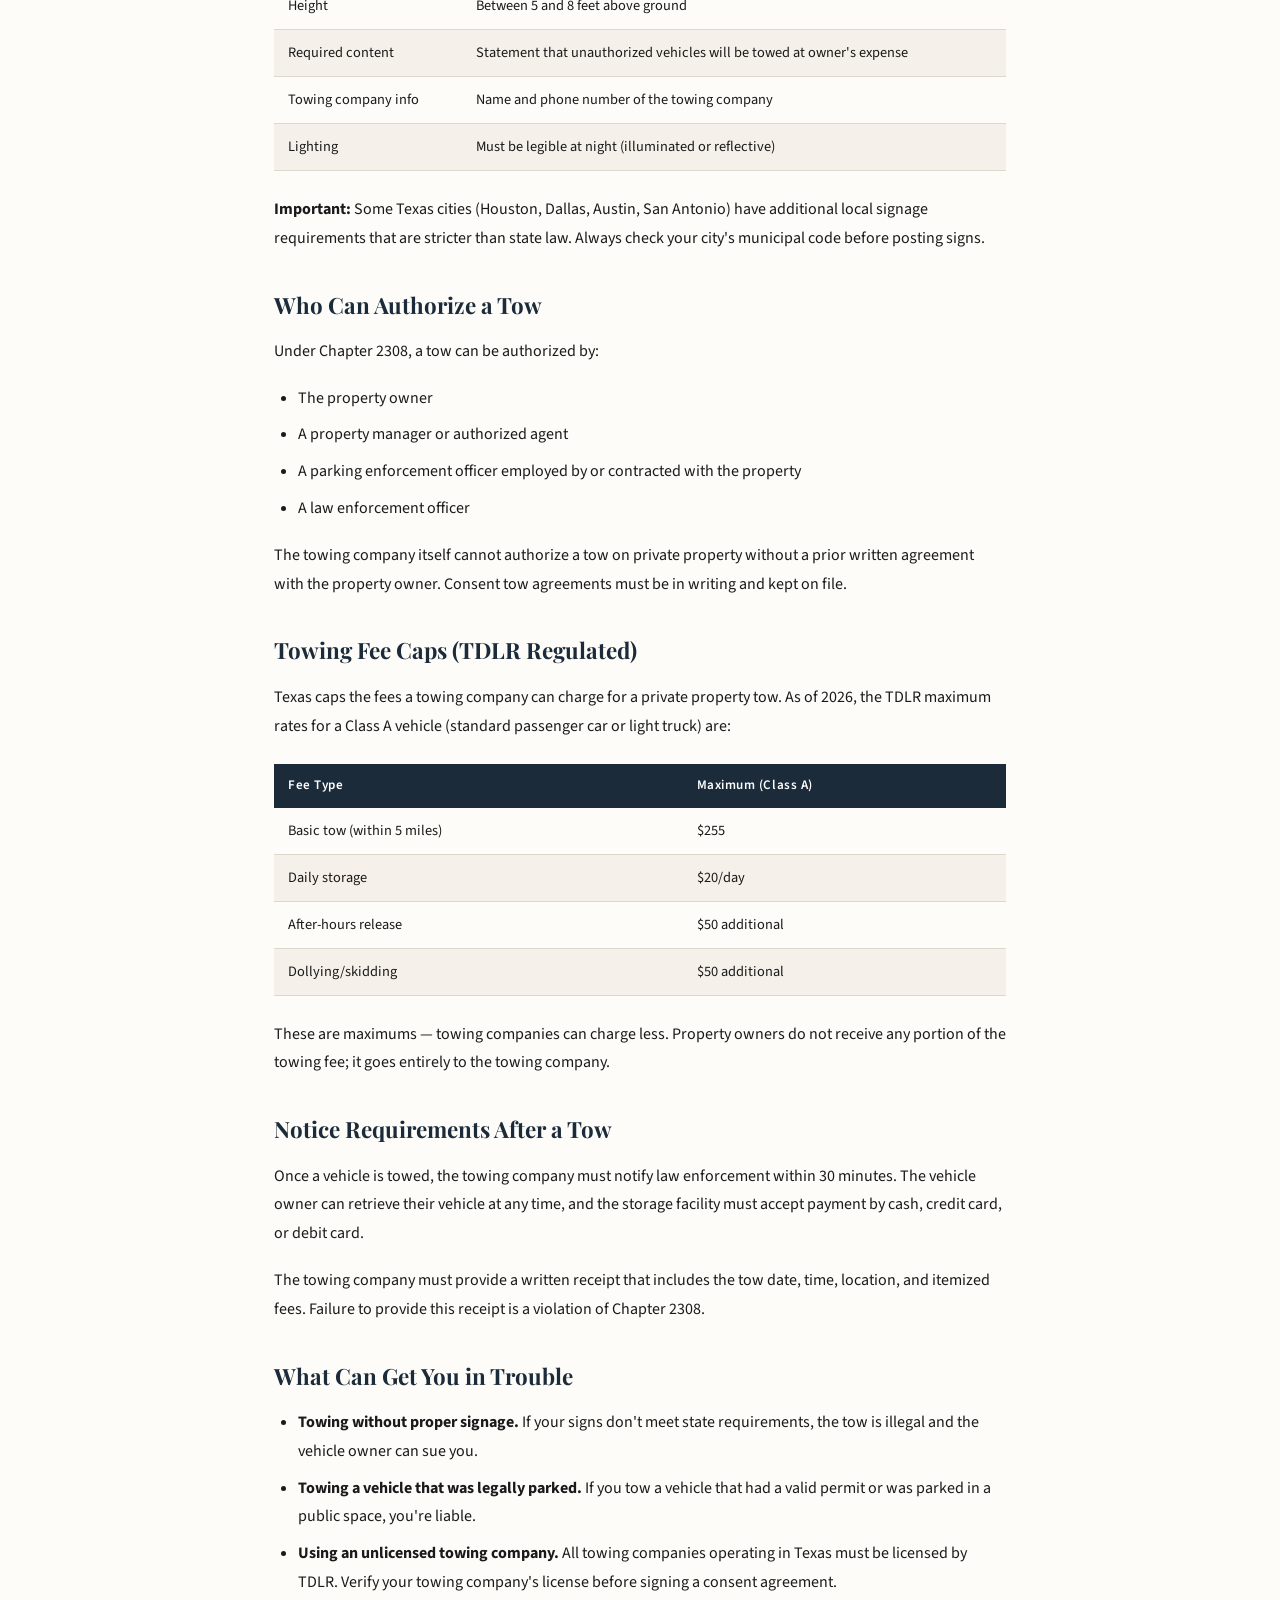
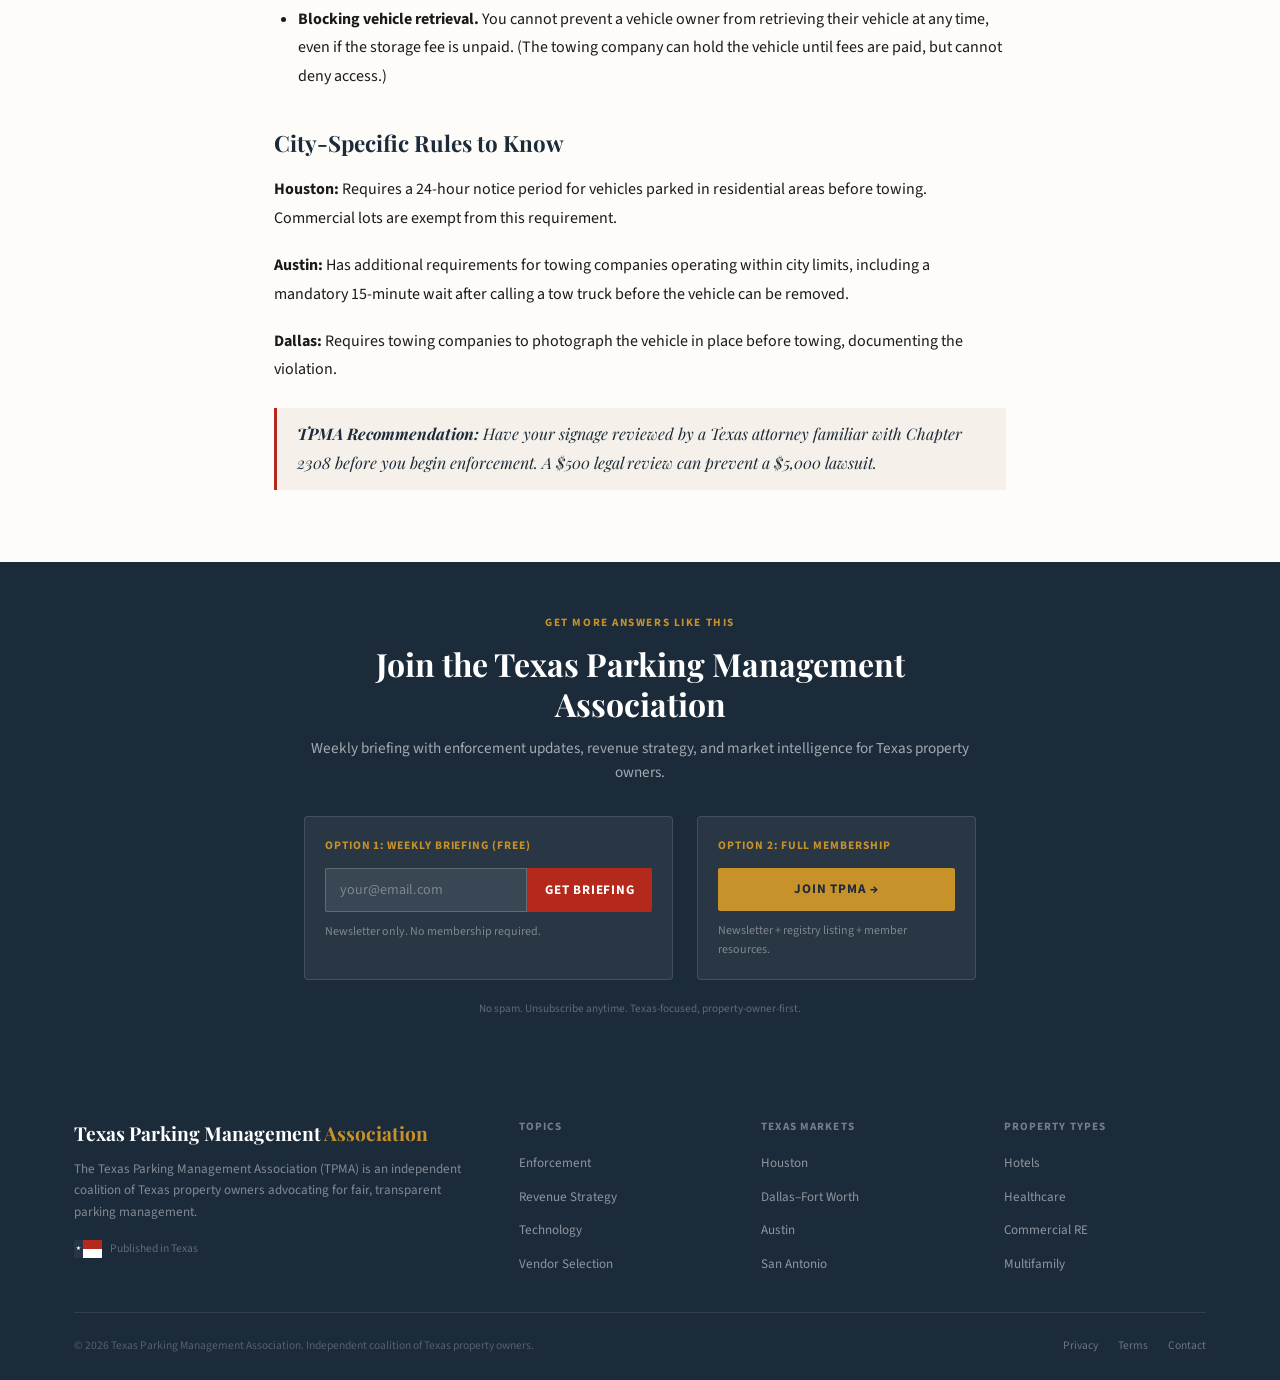
<file: qa/texas-towing-laws.html>
<!DOCTYPE html>
<html lang="en">
<head>
  <meta charset="UTF-8" />
  <meta name="viewport" content="width=device-width, initial-scale=1.0" />
  <title>Texas Towing Laws for Private Parking Lots — TPMA</title>
  <meta name="description" content="Texas Transportation Code Chapter 2308 governs private property towing. Here's what signage, notice, and fee requirements apply to Texas parking lot owners." />
  <link rel="preconnect" href="https://fonts.googleapis.com" />
  <link rel="preconnect" href="https://fonts.gstatic.com" crossorigin />
  <link href="https://fonts.googleapis.com/css2?family=Playfair+Display:ital,wght@0,400;0,600;0,700;1,400&family=Source+Sans+3:wght@300;400;500;600&display=swap" rel="stylesheet" />
  <link rel="stylesheet" href="../assets/css/main.css" />
</head>
<body>

  <div class="topbar">
    <div class="container">
      <span class="topbar-date">A publication of the Texas Parking Management Association</span>
      <div class="topbar-links">
        <a href="/#newsletter">Get the Weekly Briefing</a>
        <a href="/#join">Join TPMA</a>
      </div>
    </div>
  </div>

  <header>
    <div class="header-inner">
      <div class="logo-block">
        <a href="/" style="text-decoration:none;">
          <div class="logo-name">Texas Parking Management <span>Association</span></div>
          <div class="logo-tagline">Independent coalition of Texas property owners</div>
        </a>
      </div>
      <div class="tx-flag-badge">
        <div style="position:relative; width:52px; height:34px; border-radius:2px; overflow:hidden; box-shadow:0 1px 6px rgba(0,0,0,0.5);">
          <div style="position:absolute;left:0;top:0;bottom:0;width:17px;background:#002868;display:flex;align-items:center;justify-content:center;"><span style="color:#fff;font-size:11px;line-height:1;">★</span></div>
          <div style="position:absolute;left:17px;right:0;top:0;height:50%;background:#BF0A30;"></div>
          <div style="position:absolute;left:17px;right:0;bottom:0;height:50%;background:#fff;"></div>
        </div>
        <div style="display:flex;flex-direction:column;align-items:flex-start;">
          <span style="font-family:var(--font-sans);font-size:0.85rem;color:rgba(255,255,255,0.75);font-weight:600;letter-spacing:0.04em;">TPMA</span>
          <span style="font-family:var(--font-sans);font-size:0.62rem;color:rgba(255,255,255,0.35);letter-spacing:0.06em;text-transform:uppercase;">Est. 2026</span>
        </div>
      </div>
    </div>
  </header>

  <nav>
    <div class="nav-inner">
      <a href="/">News</a>
      <a href="/qa/" class="active">Q&amp;A</a>
      <a href="/#markets">Texas Markets</a>
      <a href="/#guides">Industry Guides</a>
      <a href="/#enforcement">Enforcement</a>
      <a href="/#technology">Technology</a>
      <a href="/#newsletter">Newsletter</a>
      <a href="/#join" class="nav-join">Join TPMA</a>
    </div>
  </nav>

  <article class="article-page">
    <header class="article-header">
      <div class="article-category"><span class="label">Enforcement</span></div>
      <h1 class="article-headline">What Are the Towing Laws for Private Parking Lots in Texas?</h1>
      <div class="article-dek">Texas Transportation Code Chapter 2308 governs private property towing. Here's what signage, notice, and fee requirements apply to Texas lot owners.</div>
      <div class="article-meta"><span>April 3, 2026</span><span>·</span><span>8 min read</span><span>·</span><span>Enforcement &amp; Legal</span></div>
    </header>

    <div class="answer-box">
      <div class="answer-label">Quick Answer</div>
      <p>Texas law (Transportation Code §2308) allows private property owners to tow unauthorized vehicles without prior notice — but only if proper signage is posted. Signs must be at least 18"×24", posted at each entrance, and include the towing company's name and phone number. Towing fees are capped by the Texas Department of Licensing and Regulation (TDLR).</p>
    </div>

    <div class="article-body">
      <p>Texas gives private property owners broad authority to remove unauthorized vehicles — but that authority comes with specific legal requirements. Fail to meet them and you expose yourself to liability, fines, and vehicles being returned at your expense.</p>

      <p>Here's what every Texas parking lot owner needs to know.</p>

      <h2>The Governing Law: Texas Transportation Code Chapter 2308</h2>

      <p>Chapter 2308 of the Texas Transportation Code is the primary law governing private property towing in Texas. It covers:</p>

      <ul>
        <li>Who can authorize a tow</li>
        <li>What signage is required</li>
        <li>What fees can be charged</li>
        <li>What notice must be given after a tow</li>
        <li>How a vehicle owner can retrieve their vehicle</li>
      </ul>

      <p>The law is enforced by the Texas Department of Licensing and Regulation (TDLR), which licenses towing companies and investigates complaints. Property owners are not licensed by TDLR, but they can face civil liability if a tow is conducted improperly.</p>

      <h2>Signage Requirements</h2>

      <p>This is where most property owners get into trouble. Texas law requires specific signage before you can legally tow a vehicle from private property.</p>

      <table>
        <thead>
          <tr><th>Requirement</th><th>Specification</th></tr>
        </thead>
        <tbody>
          <tr><td>Minimum sign size</td><td>18 inches wide × 24 inches tall</td></tr>
          <tr><td>Placement</td><td>At each entrance to the parking facility</td></tr>
          <tr><td>Height</td><td>Between 5 and 8 feet above ground</td></tr>
          <tr><td>Required content</td><td>Statement that unauthorized vehicles will be towed at owner's expense</td></tr>
          <tr><td>Towing company info</td><td>Name and phone number of the towing company</td></tr>
          <tr><td>Lighting</td><td>Must be legible at night (illuminated or reflective)</td></tr>
        </tbody>
      </table>

      <p><strong>Important:</strong> Some Texas cities (Houston, Dallas, Austin, San Antonio) have additional local signage requirements that are stricter than state law. Always check your city's municipal code before posting signs.</p>

      <h2>Who Can Authorize a Tow</h2>

      <p>Under Chapter 2308, a tow can be authorized by:</p>

      <ul>
        <li>The property owner</li>
        <li>A property manager or authorized agent</li>
        <li>A parking enforcement officer employed by or contracted with the property</li>
        <li>A law enforcement officer</li>
      </ul>

      <p>The towing company itself cannot authorize a tow on private property without a prior written agreement with the property owner. Consent tow agreements must be in writing and kept on file.</p>

      <h2>Towing Fee Caps (TDLR Regulated)</h2>

      <p>Texas caps the fees a towing company can charge for a private property tow. As of 2026, the TDLR maximum rates for a Class A vehicle (standard passenger car or light truck) are:</p>

      <table>
        <thead>
          <tr><th>Fee Type</th><th>Maximum (Class A)</th></tr>
        </thead>
        <tbody>
          <tr><td>Basic tow (within 5 miles)</td><td>$255</td></tr>
          <tr><td>Daily storage</td><td>$20/day</td></tr>
          <tr><td>After-hours release</td><td>$50 additional</td></tr>
          <tr><td>Dollying/skidding</td><td>$50 additional</td></tr>
        </tbody>
      </table>

      <p>These are maximums — towing companies can charge less. Property owners do not receive any portion of the towing fee; it goes entirely to the towing company.</p>

      <h2>Notice Requirements After a Tow</h2>

      <p>Once a vehicle is towed, the towing company must notify law enforcement within 30 minutes. The vehicle owner can retrieve their vehicle at any time, and the storage facility must accept payment by cash, credit card, or debit card.</p>

      <p>The towing company must provide a written receipt that includes the tow date, time, location, and itemized fees. Failure to provide this receipt is a violation of Chapter 2308.</p>

      <h2>What Can Get You in Trouble</h2>

      <ul>
        <li><strong>Towing without proper signage.</strong> If your signs don't meet state requirements, the tow is illegal and the vehicle owner can sue you.</li>
        <li><strong>Towing a vehicle that was legally parked.</strong> If you tow a vehicle that had a valid permit or was parked in a public space, you're liable.</li>
        <li><strong>Using an unlicensed towing company.</strong> All towing companies operating in Texas must be licensed by TDLR. Verify your towing company's license before signing a consent agreement.</li>
        <li><strong>Blocking vehicle retrieval.</strong> You cannot prevent a vehicle owner from retrieving their vehicle at any time, even if the storage fee is unpaid. (The towing company can hold the vehicle until fees are paid, but cannot deny access.)</li>
      </ul>

      <h2>City-Specific Rules to Know</h2>

      <p><strong>Houston:</strong> Requires a 24-hour notice period for vehicles parked in residential areas before towing. Commercial lots are exempt from this requirement.</p>

      <p><strong>Austin:</strong> Has additional requirements for towing companies operating within city limits, including a mandatory 15-minute wait after calling a tow truck before the vehicle can be removed.</p>

      <p><strong>Dallas:</strong> Requires towing companies to photograph the vehicle in place before towing, documenting the violation.</p>

      <blockquote>
        <strong>TPMA Recommendation:</strong> Have your signage reviewed by a Texas attorney familiar with Chapter 2308 before you begin enforcement. A $500 legal review can prevent a $5,000 lawsuit.
      </blockquote>

    </div>
  </article>

  <section class="newsletter-band" id="newsletter">
    <div class="newsletter-inner">
      <div class="nl-eyebrow">Get More Answers Like This</div>
      <h2 class="nl-headline">Join the Texas Parking Management Association</h2>
      <p class="nl-sub">Weekly briefing with enforcement updates, revenue strategy, and market intelligence for Texas property owners.</p>
      <div class="nl-two-track">
        <div class="nl-track">
          <div class="nl-track-label">Option 1: Weekly Briefing (Free)</div>
          <form class="nl-form" onsubmit="return false;"><input class="nl-input" type="email" placeholder="your@email.com" /><button class="nl-btn" type="submit">Get Briefing</button></form>
          <div class="nl-track-desc">Newsletter only. No membership required.</div>
        </div>
        <div class="nl-track">
          <div class="nl-track-label">Option 2: Full Membership</div>
          <a href="/#join" class="nl-btn-join">Join TPMA →</a>
          <div class="nl-track-desc">Newsletter + registry listing + member resources.</div>
        </div>
      </div>
      <div class="nl-fine">No spam. Unsubscribe anytime. Texas-focused, property-owner-first.</div>
    </div>
  </section>

  <footer>
    <div class="footer-inner">
      <div class="footer-top">
        <div class="footer-brand">
          <div class="footer-logo">Texas Parking Management <span>Association</span></div>
          <div class="footer-desc">The Texas Parking Management Association (TPMA) is an independent coalition of Texas property owners advocating for fair, transparent parking management.</div>
          <div class="footer-tx-flag"><div class="footer-flag-icon"><div class="ffi-left"></div><div class="ffi-right"><div class="ffi-rt"></div><div class="ffi-rb"></div></div></div><span>Published in Texas</span></div>
        </div>
        <div><div class="footer-col-title">Topics</div><ul class="footer-links"><li><a href="#">Enforcement</a></li><li><a href="#">Revenue Strategy</a></li><li><a href="#">Technology</a></li><li><a href="#">Vendor Selection</a></li></ul></div>
        <div><div class="footer-col-title">Texas Markets</div><ul class="footer-links"><li><a href="#">Houston</a></li><li><a href="#">Dallas–Fort Worth</a></li><li><a href="#">Austin</a></li><li><a href="#">San Antonio</a></li></ul></div>
        <div><div class="footer-col-title">Property Types</div><ul class="footer-links"><li><a href="#">Hotels</a></li><li><a href="#">Healthcare</a></li><li><a href="#">Commercial RE</a></li><li><a href="#">Multifamily</a></li></ul></div>
      </div>
      <div class="footer-bottom">
        <span>© 2026 Texas Parking Management Association. Independent coalition of Texas property owners.</span>
        <div style="display:flex;gap:20px;"><a href="#">Privacy</a><a href="#">Terms</a><a href="mailto:info@texasparkingmanagement.com">Contact</a></div>
      </div>
    </div>
  </footer>

</body>
</html>
</file>
<file: assets/css/main.css>
/* =============================================
   TEXAS PARKING MANAGEMENT ASSOCIATION (TPMA)
   Design: Reserved editorial, trade-publication
   Palette: Slate navy, warm parchment, Texas red
   Texas landscape imagery as texture/identity
============================================= */

*, *::before, *::after { box-sizing: border-box; margin: 0; padding: 0; }

:root {
  --navy:       #1C2B3A;
  --navy-light: #253547;
  --red:        #B5291C;
  --gold:       #C8922A;
  --parchment:  #F5F1EA;
  --cream:      #FDFCF9;
  --text:       #1A1A1A;
  --muted:      #6B7280;
  --border:     #DDD8CE;
  --font-serif: 'Playfair Display', Georgia, serif;
  --font-sans:  'Source Sans 3', system-ui, sans-serif;
}

html { font-size: 16px; scroll-behavior: smooth; }
body { background: var(--cream); color: var(--text); font-family: var(--font-sans); line-height: 1.6; }
a { color: inherit; text-decoration: none; }
img { display: block; max-width: 100%; }

/* ---- UTILITY ---- */
.container { max-width: 1180px; margin: 0 auto; padding: 0 24px; }
.label {
  font-family: var(--font-sans);
  font-size: 0.68rem;
  font-weight: 600;
  letter-spacing: 0.12em;
  text-transform: uppercase;
  color: var(--red);
}

/* ---- TOP BAR ---- */
.topbar {
  background: var(--navy);
  color: rgba(255,255,255,0.65);
  font-family: var(--font-sans);
  font-size: 0.72rem;
  letter-spacing: 0.04em;
  padding: 7px 0;
}
.topbar .container { display: flex; justify-content: space-between; align-items: center; }
.topbar a { color: rgba(255,255,255,0.65); }
.topbar a:hover { color: #fff; }
.topbar-links { display: flex; gap: 20px; }

/* ---- HEADER ---- */
header {
  background: var(--navy);
  padding: 0;
  position: relative;
  overflow: hidden;
}
header::before {
  content: '';
  position: absolute;
  left: 0; top: 0; bottom: 0;
  width: 4px;
  background: linear-gradient(to bottom, var(--red) 33.3%, #fff 33.3% 66.6%, var(--navy-light) 66.6%);
}
.header-inner {
  display: flex;
  align-items: center;
  justify-content: space-between;
  padding: 22px 24px 22px 36px;
  max-width: 1180px;
  margin: 0 auto;
}
.logo-block { display: flex; flex-direction: column; gap: 2px; }
.logo-name {
  font-family: var(--font-serif);
  font-size: 1.75rem;
  font-weight: 700;
  color: #fff;
  letter-spacing: -0.01em;
  line-height: 1.1;
}
.logo-name span { color: var(--gold); }
.logo-tagline {
  font-family: var(--font-sans);
  font-size: 0.72rem;
  font-weight: 300;
  color: rgba(255,255,255,0.5);
  letter-spacing: 0.1em;
  text-transform: uppercase;
}
.tx-flag-badge { display: flex; align-items: center; gap: 10px; }

/* ---- NAV ---- */
nav {
  background: var(--navy-light);
  border-bottom: 2px solid var(--red);
}
.nav-inner {
  max-width: 1180px;
  margin: 0 auto;
  padding: 0 24px;
  display: flex;
  gap: 0;
  align-items: center;
}
.nav-inner a {
  font-family: var(--font-sans);
  font-size: 0.8rem;
  font-weight: 600;
  letter-spacing: 0.06em;
  text-transform: uppercase;
  color: rgba(255,255,255,0.75);
  padding: 12px 18px;
  display: block;
  border-bottom: 2px solid transparent;
  margin-bottom: -2px;
  transition: color 0.15s, border-color 0.15s;
}
.nav-inner a:hover, .nav-inner a.active { color: #fff; border-bottom-color: var(--gold); }
.nav-inner a.nav-join {
  margin-left: auto;
  background: var(--red);
  color: #fff;
  border-radius: 2px;
  padding: 8px 16px;
  margin-bottom: 0;
  border-bottom: none;
  font-size: 0.75rem;
}
.nav-inner a.nav-join:hover { background: #9b2117; border-bottom-color: transparent; }

/* ---- HERO ---- */
.hero {
  position: relative;
  height: 420px;
  overflow: hidden;
  background: var(--navy);
}
.hero-bg {
  position: absolute;
  inset: 0;
  background-image: url('https://d2xsxph8kpxj0f.cloudfront.net/310519663472539814/GxoDAExZd2kvfcYKk9SXrS/east-texas-pines_9f663c9e.jpg');
  background-size: cover;
  background-position: center 30%;
  opacity: 0.28;
}
.hero-content {
  position: relative;
  z-index: 2;
  max-width: 1180px;
  margin: 0 auto;
  padding: 60px 24px 40px;
  display: grid;
  grid-template-columns: 1fr 1fr;
  gap: 40px;
  align-items: center;
  height: 100%;
}
.hero-category {
  font-family: var(--font-sans);
  font-size: 0.7rem;
  font-weight: 600;
  letter-spacing: 0.14em;
  text-transform: uppercase;
  color: var(--gold);
  margin-bottom: 12px;
}
.hero-headline {
  font-family: var(--font-serif);
  font-size: 2.4rem;
  font-weight: 700;
  color: #fff;
  line-height: 1.2;
  margin-bottom: 16px;
}
.hero-headline em { font-style: italic; color: var(--gold); }
.hero-dek {
  font-family: var(--font-sans);
  font-size: 1rem;
  color: rgba(255,255,255,0.72);
  line-height: 1.65;
  max-width: 480px;
  margin-bottom: 24px;
}
.hero-meta {
  display: flex;
  align-items: center;
  gap: 16px;
  font-size: 0.75rem;
  color: rgba(255,255,255,0.45);
}
.hero-meta .dot { color: var(--red); }
.hero-right { display: flex; flex-direction: column; gap: 16px; }
.hero-sidebar-label {
  font-family: var(--font-sans);
  font-size: 0.65rem;
  font-weight: 700;
  letter-spacing: 0.14em;
  text-transform: uppercase;
  color: rgba(255,255,255,0.35);
  border-bottom: 1px solid rgba(255,255,255,0.1);
  padding-bottom: 8px;
  margin-bottom: 4px;
}
.hero-sidebar-item {
  display: flex;
  gap: 12px;
  align-items: flex-start;
  cursor: pointer;
}
.hero-sidebar-item:hover .hsi-title { color: var(--gold); }
.hsi-num {
  font-family: var(--font-serif);
  font-size: 1.4rem;
  font-weight: 700;
  color: rgba(255,255,255,0.15);
  line-height: 1;
  flex-shrink: 0;
  width: 24px;
}
.hsi-cat {
  font-size: 0.65rem;
  font-weight: 600;
  letter-spacing: 0.1em;
  text-transform: uppercase;
  color: var(--red);
  margin-bottom: 2px;
}
.hsi-title {
  font-family: var(--font-serif);
  font-size: 0.95rem;
  color: rgba(255,255,255,0.82);
  line-height: 1.35;
  transition: color 0.15s;
}

/* ---- MAIN CONTENT ---- */
.main-section { padding: 48px 0; }
.section-header {
  display: flex;
  align-items: baseline;
  justify-content: space-between;
  margin-bottom: 24px;
  border-bottom: 2px solid var(--navy);
  padding-bottom: 10px;
}
.section-title { font-family: var(--font-serif); font-size: 1.25rem; font-weight: 700; color: var(--navy); }
.section-more { font-size: 0.75rem; font-weight: 600; color: var(--red); letter-spacing: 0.04em; }
.section-more:hover { text-decoration: underline; }

.article-grid { display: grid; grid-template-columns: repeat(3, 1fr); gap: 32px; }
.article-card { cursor: pointer; }
.article-card:hover .ac-title { color: var(--red); }
.ac-img-placeholder {
  width: 100%;
  height: 180px;
  background: linear-gradient(135deg, var(--navy) 0%, var(--navy-light) 100%);
  border-radius: 2px;
  margin-bottom: 14px;
  overflow: hidden;
  position: relative;
}
.ac-img-placeholder img { width: 100%; height: 100%; object-fit: cover; opacity: 0.5; }
.ac-cat { margin-bottom: 6px; }
.ac-title {
  font-family: var(--font-serif);
  font-size: 1.05rem;
  font-weight: 600;
  line-height: 1.35;
  color: var(--navy);
  margin-bottom: 8px;
  transition: color 0.15s;
}
.ac-dek { font-size: 0.85rem; color: var(--muted); line-height: 1.55; margin-bottom: 10px; }
.ac-meta { font-size: 0.72rem; color: var(--muted); display: flex; gap: 8px; }
.ac-meta .dot { color: var(--border); }

.two-col { display: grid; grid-template-columns: 2fr 1fr; gap: 48px; }

/* ---- SIDEBAR ---- */
.sidebar { display: flex; flex-direction: column; gap: 32px; }
.widget-title {
  font-family: var(--font-serif);
  font-size: 1rem;
  font-weight: 700;
  color: var(--navy);
  border-bottom: 2px solid var(--navy);
  padding-bottom: 8px;
  margin-bottom: 16px;
}
.market-list { list-style: none; }
.market-list li {
  display: flex;
  justify-content: space-between;
  align-items: center;
  padding: 9px 0;
  border-bottom: 1px solid var(--border);
  font-size: 0.85rem;
}
.market-list li:last-child { border-bottom: none; }
.market-name { font-weight: 500; color: var(--navy); }
.market-tag {
  font-size: 0.68rem;
  font-weight: 600;
  letter-spacing: 0.06em;
  text-transform: uppercase;
  padding: 2px 7px;
  border-radius: 2px;
  background: var(--parchment);
  color: var(--muted);
}
.market-tag.hot { background: #FEF3C7; color: #92400E; }
.market-tag.watch { background: #DBEAFE; color: #1E40AF; }
.topic-pills { display: flex; flex-wrap: wrap; gap: 8px; }
.pill {
  font-size: 0.75rem;
  font-weight: 500;
  padding: 5px 12px;
  border: 1px solid var(--border);
  border-radius: 2px;
  color: var(--navy);
  background: var(--cream);
  cursor: pointer;
  transition: all 0.15s;
}
.pill:hover { background: var(--navy); color: #fff; border-color: var(--navy); }

/* ---- Q&A SECTION ---- */
.qa-section { background: var(--parchment); padding: 48px 0; }
.qa-grid { display: grid; grid-template-columns: 1fr 1fr; gap: 0; }
.qa-item {
  display: block;
  padding: 20px 24px;
  border-bottom: 1px solid var(--border);
  border-right: 1px solid var(--border);
  cursor: pointer;
  text-decoration: none;
  color: inherit;
}
.qa-item:nth-child(even) { border-right: none; }
.qa-item:hover .qa-q { color: var(--red); }
.qa-q {
  font-family: var(--font-serif);
  font-size: 0.95rem;
  font-weight: 600;
  color: var(--navy);
  margin-bottom: 6px;
  line-height: 1.35;
  transition: color 0.15s;
}
.qa-preview { font-size: 0.8rem; color: var(--muted); line-height: 1.5; }
.qa-arrow { font-size: 0.7rem; color: var(--red); margin-top: 6px; font-weight: 600; }

/* ---- NEWSLETTER BAND ---- */
.newsletter-band {
  background: var(--navy);
  position: relative;
  overflow: hidden;
  padding: 52px 0;
}
.newsletter-band::before {
  content: '';
  position: absolute;
  inset: 0;
  background-image: url('https://d2xsxph8kpxj0f.cloudfront.net/310519663472539814/GxoDAExZd2kvfcYKk9SXrS/mesquite-tree_2233c0f9.jpg');
  background-size: cover;
  background-position: center;
  opacity: 0.08;
}
.newsletter-inner {
  position: relative;
  z-index: 2;
  max-width: 720px;
  margin: 0 auto;
  text-align: center;
  padding: 0 24px;
}
.nl-eyebrow {
  font-size: 0.7rem;
  font-weight: 700;
  letter-spacing: 0.14em;
  text-transform: uppercase;
  color: var(--gold);
  margin-bottom: 12px;
}
.nl-headline {
  font-family: var(--font-serif);
  font-size: 2rem;
  font-weight: 700;
  color: #fff;
  line-height: 1.25;
  margin-bottom: 12px;
}
.nl-sub { font-size: 0.95rem; color: rgba(255,255,255,0.6); margin-bottom: 32px; line-height: 1.6; }

.nl-two-track {
  display: grid;
  grid-template-columns: 1fr 1fr;
  gap: 24px;
  margin-bottom: 20px;
  text-align: left;
}
.nl-track {
  background: rgba(255,255,255,0.06);
  border: 1px solid rgba(255,255,255,0.12);
  border-radius: 4px;
  padding: 20px;
}
.nl-track-label {
  font-size: 0.72rem;
  font-weight: 700;
  letter-spacing: 0.08em;
  text-transform: uppercase;
  color: var(--gold);
  margin-bottom: 12px;
}
.nl-form { display: flex; gap: 0; }
.nl-form-full { width: 100%; max-width: 640px; margin: 0 auto; }
.nl-form-row { display: flex; gap: 0; width: 100%; }
.nl-input {
  flex: 1;
  padding: 11px 14px;
  font-family: var(--font-sans);
  font-size: 0.88rem;
  border: 1px solid rgba(255,255,255,0.2);
  background: rgba(255,255,255,0.08);
  color: #fff;
  outline: none;
  border-radius: 2px 0 0 2px;
}
.nl-input::placeholder { color: rgba(255,255,255,0.35); }
.nl-input:focus { border-color: var(--gold); }
.nl-btn {
  padding: 11px 18px;
  background: var(--red);
  color: #fff;
  font-family: var(--font-sans);
  font-size: 0.82rem;
  font-weight: 700;
  letter-spacing: 0.06em;
  text-transform: uppercase;
  border: none;
  cursor: pointer;
  border-radius: 0 2px 2px 0;
  transition: background 0.15s;
  white-space: nowrap;
}
.nl-btn:hover { background: #9b2117; }
.nl-btn-join {
  display: block;
  padding: 11px 18px;
  background: var(--gold);
  color: var(--navy);
  font-family: var(--font-sans);
  font-size: 0.82rem;
  font-weight: 700;
  letter-spacing: 0.06em;
  text-transform: uppercase;
  border-radius: 2px;
  text-align: center;
  transition: background 0.15s;
}
.nl-btn-join:hover { background: #b07d20; }
.nl-track-desc { font-size: 0.75rem; color: rgba(255,255,255,0.4); margin-top: 10px; }
.nl-fine { font-size: 0.7rem; color: rgba(255,255,255,0.3); }

/* ---- FOOTER ---- */
footer {
  background: var(--navy);
  color: rgba(255,255,255,0.55);
  padding: 48px 0 24px;
  position: relative;
  overflow: hidden;
}
footer::before {
  content: '';
  position: absolute;
  inset: 0;
  background-image: url('https://d2xsxph8kpxj0f.cloudfront.net/310519663472539814/GxoDAExZd2kvfcYKk9SXrS/piney-woods_b2a97594.jpeg');
  background-size: cover;
  background-position: center bottom;
  opacity: 0.07;
}
.footer-inner { position: relative; z-index: 2; max-width: 1180px; margin: 0 auto; padding: 0 24px; }
.footer-top {
  display: grid;
  grid-template-columns: 2fr 1fr 1fr 1fr;
  gap: 40px;
  padding-bottom: 36px;
  border-bottom: 1px solid rgba(255,255,255,0.1);
  margin-bottom: 24px;
}
.footer-logo { font-family: var(--font-serif); font-size: 1.2rem; font-weight: 700; color: #fff; margin-bottom: 10px; }
.footer-logo span { color: var(--gold); }
.footer-desc { font-size: 0.82rem; line-height: 1.65; color: rgba(255,255,255,0.45); margin-bottom: 16px; }
.footer-tx-flag { display: flex; align-items: center; gap: 8px; font-size: 0.72rem; color: rgba(255,255,255,0.3); }
.footer-flag-icon { width: 28px; height: 18px; border-radius: 1px; overflow: hidden; position: relative; flex-shrink: 0; }
.ffi-left {
  position: absolute; left: 0; top: 0; bottom: 0; width: 9px;
  background: var(--navy-light);
  display: flex; align-items: center; justify-content: center;
}
.ffi-left::after { content: '★'; color: #fff; font-size: 6px; }
.ffi-right { position: absolute; left: 9px; right: 0; top: 0; bottom: 0; display: flex; flex-direction: column; }
.ffi-rt { flex: 1; background: var(--red); }
.ffi-rb { flex: 1; background: #fff; }
.footer-col-title {
  font-family: var(--font-sans);
  font-size: 0.7rem;
  font-weight: 700;
  letter-spacing: 0.1em;
  text-transform: uppercase;
  color: rgba(255,255,255,0.4);
  margin-bottom: 14px;
}
.footer-links { list-style: none; display: flex; flex-direction: column; gap: 8px; }
.footer-links a { font-size: 0.82rem; color: rgba(255,255,255,0.5); transition: color 0.15s; }
.footer-links a:hover { color: #fff; }
.footer-bottom {
  display: flex;
  justify-content: space-between;
  align-items: center;
  font-size: 0.72rem;
  color: rgba(255,255,255,0.25);
}
.footer-bottom a { color: rgba(255,255,255,0.35); }
.footer-bottom a:hover { color: rgba(255,255,255,0.65); }

/* ---- ARTICLE PAGE ---- */
.article-page { max-width: 780px; margin: 0 auto; padding: 48px 24px; }
.article-header { margin-bottom: 32px; border-bottom: 1px solid var(--border); padding-bottom: 24px; }
.article-category { margin-bottom: 12px; }
.article-headline {
  font-family: var(--font-serif);
  font-size: 2.2rem;
  font-weight: 700;
  color: var(--navy);
  line-height: 1.2;
  margin-bottom: 16px;
}
.article-dek { font-size: 1.1rem; color: var(--muted); line-height: 1.6; margin-bottom: 16px; }
.article-meta { font-size: 0.78rem; color: var(--muted); display: flex; gap: 12px; }
.article-body { font-size: 1rem; line-height: 1.8; color: var(--text); }
.article-body h2 {
  font-family: var(--font-serif);
  font-size: 1.4rem;
  font-weight: 700;
  color: var(--navy);
  margin: 32px 0 12px;
}
.article-body h3 {
  font-family: var(--font-serif);
  font-size: 1.1rem;
  font-weight: 600;
  color: var(--navy);
  margin: 24px 0 8px;
}
.article-body p { margin-bottom: 18px; }
.article-body ul, .article-body ol { margin: 0 0 18px 24px; }
.article-body li { margin-bottom: 8px; }
.article-body blockquote {
  border-left: 3px solid var(--red);
  padding: 12px 20px;
  background: var(--parchment);
  margin: 24px 0;
  font-family: var(--font-serif);
  font-style: italic;
  color: var(--navy);
}
.article-body table { width: 100%; border-collapse: collapse; margin: 24px 0; font-size: 0.9rem; }
.article-body th {
  background: var(--navy);
  color: #fff;
  padding: 10px 14px;
  text-align: left;
  font-weight: 600;
  font-size: 0.82rem;
  letter-spacing: 0.04em;
}
.article-body td { padding: 10px 14px; border-bottom: 1px solid var(--border); }
.article-body tr:nth-child(even) td { background: var(--parchment); }
.answer-box {
  background: var(--navy);
  color: #fff;
  padding: 20px 24px;
  border-radius: 2px;
  margin-bottom: 28px;
}
.answer-box .answer-label {
  font-size: 0.68rem;
  font-weight: 700;
  letter-spacing: 0.12em;
  text-transform: uppercase;
  color: var(--gold);
  margin-bottom: 8px;
}
.answer-box p { font-size: 1rem; line-height: 1.65; color: rgba(255,255,255,0.88); margin: 0; }

/* ---- RESPONSIVE ---- */
@media (max-width: 900px) {
  .hero-content { grid-template-columns: 1fr; }
  .hero-right { display: none; }
  .article-grid { grid-template-columns: 1fr 1fr; }
  .two-col { grid-template-columns: 1fr; }
  .qa-grid { grid-template-columns: 1fr; }
  .qa-item { border-right: none; }
  .footer-top { grid-template-columns: 1fr 1fr; }
  .nl-two-track { grid-template-columns: 1fr; }
}
@media (max-width: 600px) {
  .article-grid { grid-template-columns: 1fr; }
  .hero-headline { font-size: 1.8rem; }
  .nl-form { flex-direction: column; }
  .nl-input, .nl-btn { border-radius: 2px; }
  .footer-top { grid-template-columns: 1fr; }
  .logo-name { font-size: 1.3rem; }
}
</file>
